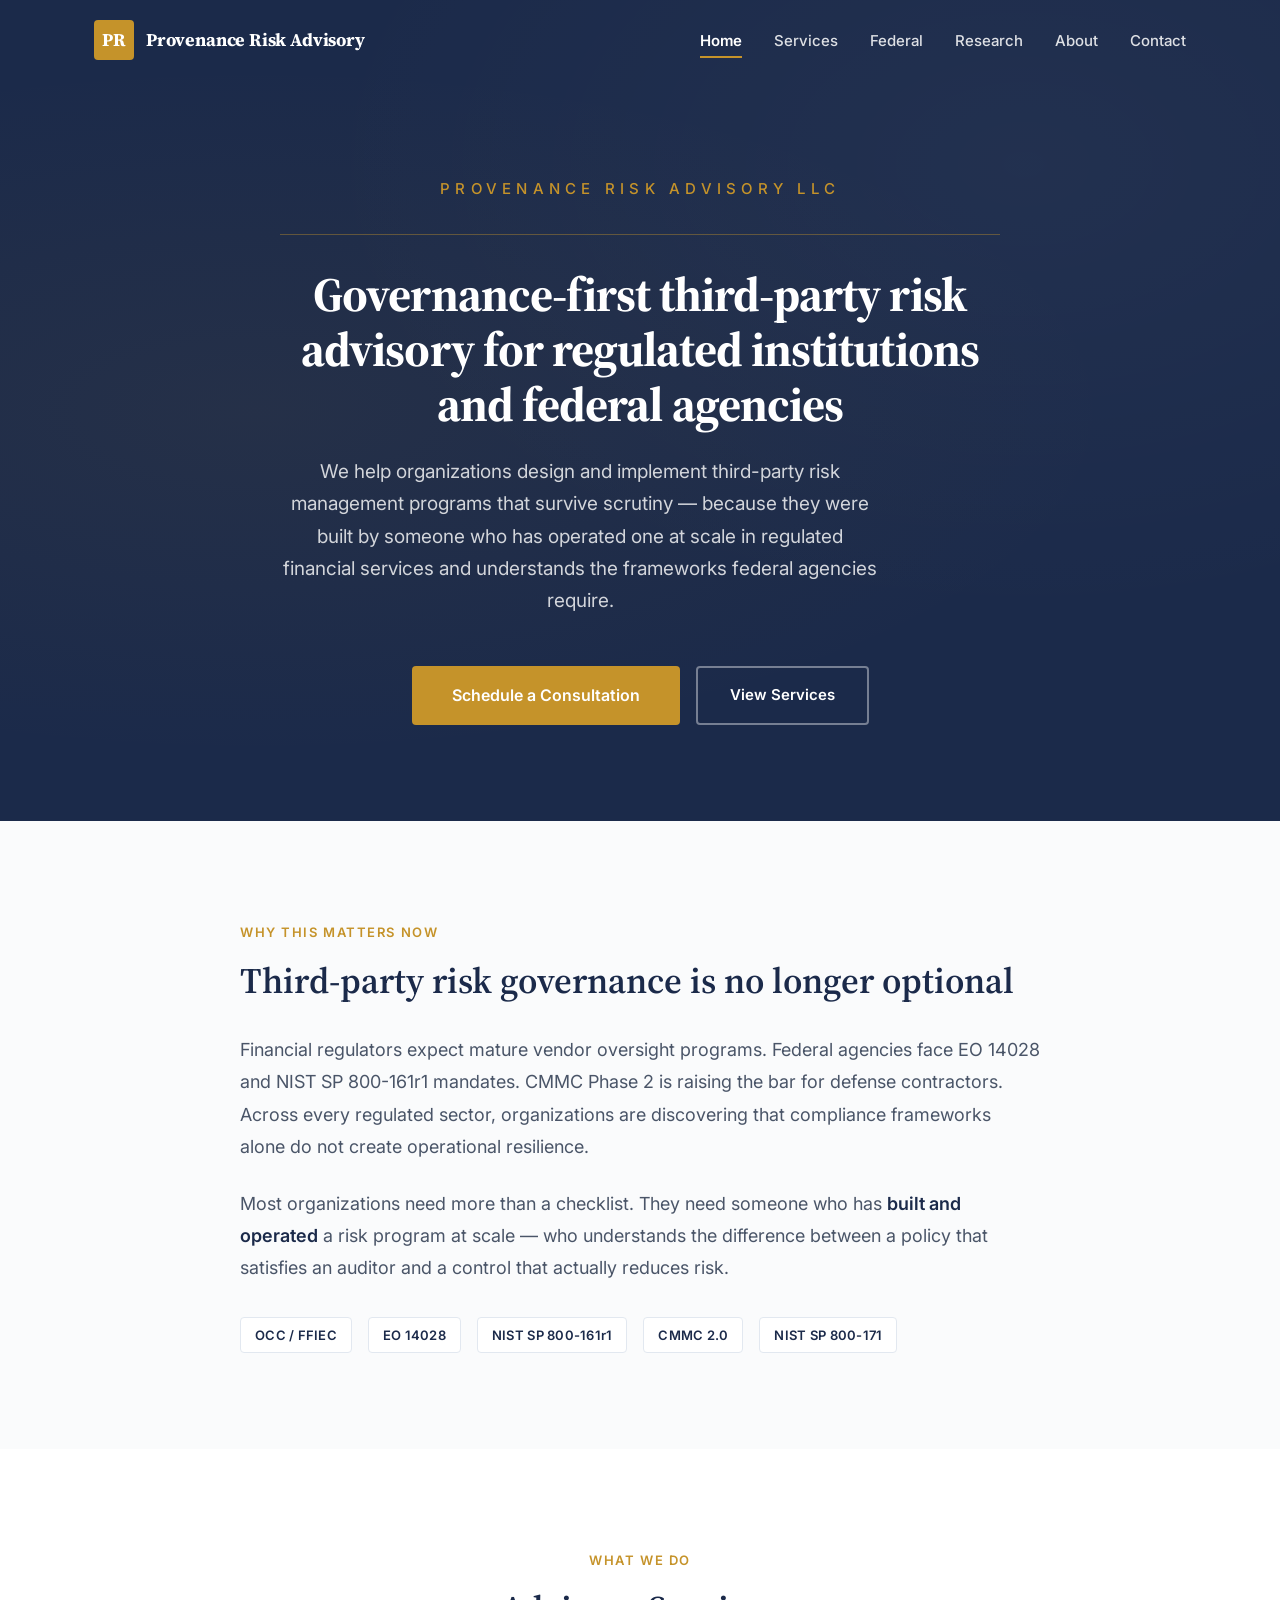
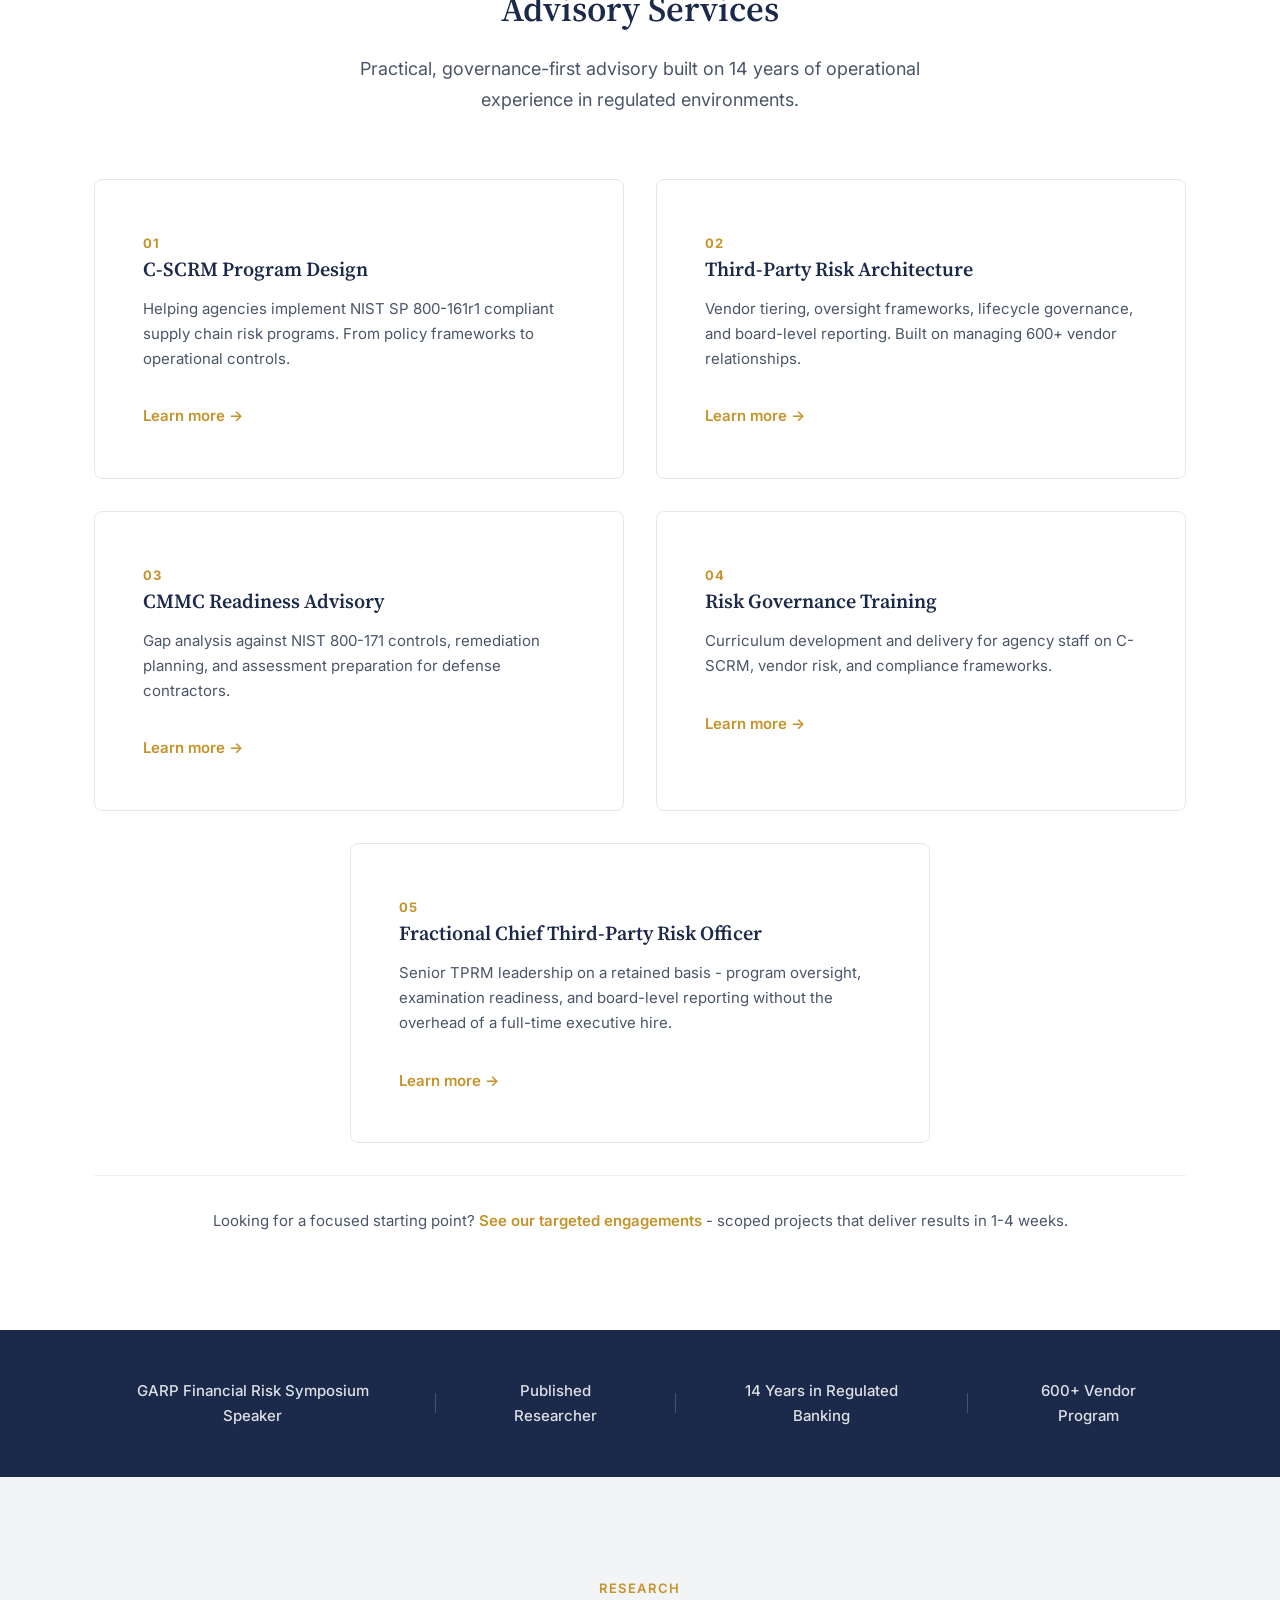
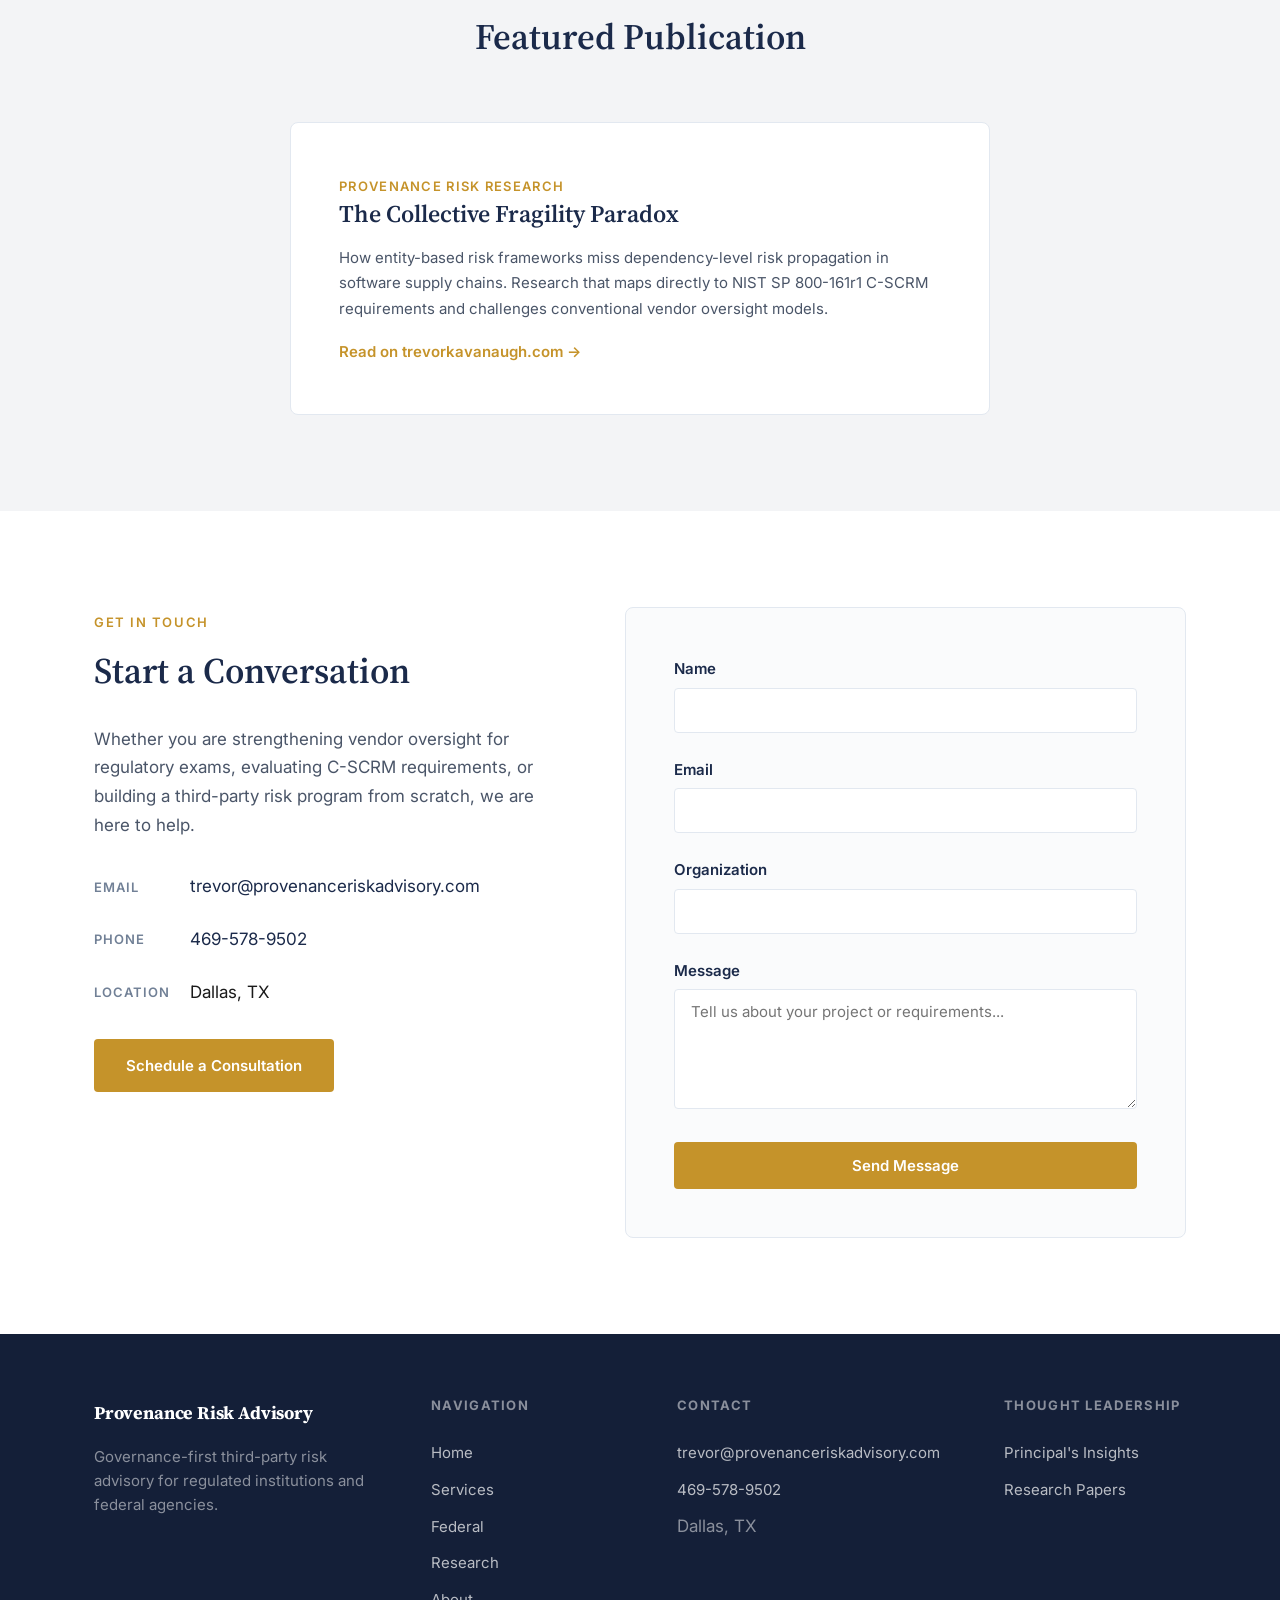
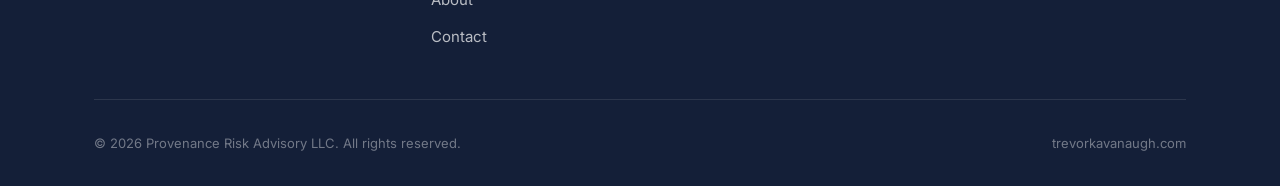
<file: index.html>
<!DOCTYPE html>
<html lang="en">
<head>
    <meta charset="UTF-8">
    <meta name="viewport" content="width=device-width, initial-scale=1.0">
    <meta name="description" content="Provenance Risk Advisory LLC provides governance-first third-party risk advisory for regulated institutions and federal agencies. TPRM program design, C-SCRM, CMMC readiness, and vendor risk governance.">
    <meta name="keywords" content="C-SCRM, TPRM, third-party risk management, NIST 800-161, CMMC, federal consulting, supply chain risk">
    <title>Provenance Risk Advisory | Governance-First Third-Party Risk Advisory</title>

    <!-- Open Graph -->
    <meta property="og:title" content="Provenance Risk Advisory | Governance-First Third-Party Risk Advisory">
    <meta property="og:description" content="Governance-first third-party risk advisory for regulated institutions and federal agencies. Built on 14 years of operational experience.">
    <meta property="og:type" content="website">
    <meta property="og:url" content="https://provenanceriskadvisory.com/">
    <meta property="og:site_name" content="Provenance Risk Advisory LLC">

    <!-- Fonts -->
    <link rel="preconnect" href="https://fonts.googleapis.com">
    <link rel="preconnect" href="https://fonts.gstatic.com" crossorigin>
    <link href="https://fonts.googleapis.com/css2?family=Inter:wght@400;500;600;700&family=Source+Serif+4:ital,opsz,wght@0,8..60,400;0,8..60,600;0,8..60,700;1,8..60,400&display=swap" rel="stylesheet">

    <link rel="stylesheet" href="css/styles.css">
</head>
<body>
    <!-- Skip to main content -->
    <a href="#main-content" class="skip-link">Skip to main content</a>

    <!-- Header -->
    <header class="site-header" id="header">
        <div class="header-container">
            <a href="index.html" class="logo">
                <div class="logo-mark">PR</div>
                <span class="logo-text">Provenance Risk Advisory</span>
            </a>

            <nav class="main-nav" aria-label="Main navigation">
                <ul>
                    <li><a href="index.html" class="active">Home</a></li>
                    <li><a href="services.html">Services</a></li>
                    <li><a href="federal.html">Federal</a></li>
                    <li><a href="https://provenanceriskresearch.org/research.html#paper-1" target="_blank" rel="noopener noreferrer">Research</a></li>
                    <li><a href="about.html">About</a></li>
                    <li><a href="contact.html">Contact</a></li>
                </ul>
            </nav>

            <button class="menu-toggle" aria-label="Open navigation menu" aria-expanded="false">
                <span></span>
                <span></span>
                <span></span>
            </button>
        </div>
    </header>

    <!-- Mobile Menu -->
    <div class="mobile-menu" id="mobile-menu">
        <button class="menu-close" aria-label="Close navigation menu">
            <span>&times;</span>
        </button>
        <nav aria-label="Mobile navigation">
            <ul>
                <li><a href="index.html">Home</a></li>
                <li><a href="services.html">Services</a></li>
                <li><a href="federal.html">Federal</a></li>
                <li><a href="https://provenanceriskresearch.org/research.html#paper-1" target="_blank" rel="noopener noreferrer">Research</a></li>
                <li><a href="about.html">About</a></li>
                <li><a href="contact.html">Contact</a></li>
            </ul>
            <div class="mobile-menu-contact">
                <a href="mailto:trevor@provenanceriskadvisory.com">trevor@provenanceriskadvisory.com</a>
                <a href="tel:469-578-9502">469-578-9502</a>
            </div>
        </nav>
    </div>
    <div class="mobile-menu-overlay" id="mobile-menu-overlay"></div>

    <!-- Main Content -->
    <main id="main-content">

        <!-- Hero -->
        <section class="hero">
            <div class="container">
                <div class="hero-content">
                    <span class="hero-tagline">Provenance Risk Advisory LLC</span>
                    <h1>Governance-first third-party risk advisory for regulated institutions and federal agencies</h1>
                    <p class="hero-description">We help organizations design and implement third-party risk management programs that survive scrutiny — because they were built by someone who has operated one at scale in regulated financial services and understands the frameworks federal agencies require.</p>
                    <div class="hero-cta">
                        <a href="contact.html" class="btn btn-cta" aria-label="Schedule a consultation with Provenance Risk Advisory">Schedule a Consultation</a>
                        <a href="services.html" class="btn btn-outline-light" aria-label="View our advisory services">View Services</a>
                    </div>
                </div>
            </div>
        </section>

        <!-- Problem Statement -->
        <section class="problem-section">
            <div class="container">
                <div class="problem-content">
                    <span class="section-label">Why This Matters Now</span>
                    <h2>Third-party risk governance is no longer optional</h2>
                    <p>Financial regulators expect mature vendor oversight programs. Federal agencies face EO 14028 and NIST SP 800-161r1 mandates. CMMC Phase 2 is raising the bar for defense contractors. Across every regulated sector, organizations are discovering that compliance frameworks alone do not create operational resilience.</p>
                    <p>Most organizations need more than a checklist. They need someone who has <strong>built and operated</strong> a risk program at scale — who understands the difference between a policy that satisfies an auditor and a control that actually reduces risk.</p>
                    <div class="framework-refs">
                        <span class="framework-ref">OCC / FFIEC</span>
                        <span class="framework-ref">EO 14028</span>
                        <span class="framework-ref">NIST SP 800-161r1</span>
                        <span class="framework-ref">CMMC 2.0</span>
                        <span class="framework-ref">NIST SP 800-171</span>
                    </div>
                </div>
            </div>
        </section>

        <!-- Services Overview -->
        <section class="section">
            <div class="container">
                <div class="section-header">
                    <span class="section-label">What We Do</span>
                    <h2>Advisory Services</h2>
                    <p>Practical, governance-first advisory built on 14 years of operational experience in regulated environments.</p>
                </div>
                <div class="services-grid">
                    <a href="services.html#cscrm" class="service-card">
                        <span class="service-card-number">01</span>
                        <h3>C-SCRM Program Design</h3>
                        <p>Helping agencies implement NIST SP 800-161r1 compliant supply chain risk programs. From policy frameworks to operational controls.</p>
                        <span class="service-card-link">Learn more &rarr;</span>
                    </a>
                    <a href="services.html#tprm" class="service-card">
                        <span class="service-card-number">02</span>
                        <h3>Third-Party Risk Architecture</h3>
                        <p>Vendor tiering, oversight frameworks, lifecycle governance, and board-level reporting. Built on managing 600+ vendor relationships.</p>
                        <span class="service-card-link">Learn more &rarr;</span>
                    </a>
                    <a href="services.html#cmmc" class="service-card">
                        <span class="service-card-number">03</span>
                        <h3>CMMC Readiness Advisory</h3>
                        <p>Gap analysis against NIST 800-171 controls, remediation planning, and assessment preparation for defense contractors.</p>
                        <span class="service-card-link">Learn more &rarr;</span>
                    </a>
                    <a href="services.html#training" class="service-card">
                        <span class="service-card-number">04</span>
                        <h3>Risk Governance Training</h3>
                        <p>Curriculum development and delivery for agency staff on C-SCRM, vendor risk, and compliance frameworks.</p>
                        <span class="service-card-link">Learn more &rarr;</span>
                    </a>
                    <a href="services.html#ctro" class="service-card service-card--featured">
                        <span class="service-card-number">05</span>
                        <h3>Fractional Chief Third-Party Risk Officer</h3>
                        <p>Senior TPRM leadership on a retained basis - program oversight, examination readiness, and board-level reporting without the overhead of a full-time executive hire.</p>
                        <span class="service-card-link">Learn more &rarr;</span>
                    </a>
                </div>
                <div class="services-entry-point">
                    <p>Looking for a focused starting point? <a href="services.html#quick-wins">See our targeted engagements</a> - scoped projects that deliver results in 1-4 weeks.</p>
                </div>
            </div>
        </section>

        <!-- Credentials Bar -->
        <section class="credentials-bar" aria-label="Credentials">
            <div class="container">
                <ul class="credentials-list" role="list">
                    <li class="credential-item">GARP Financial Risk Symposium Speaker</li>
                    <li class="credential-item">Published Researcher</li>
                    <li class="credential-item">14 Years in Regulated Banking</li>
                    <li class="credential-item">600+ Vendor Program</li>
                </ul>
            </div>
        </section>

        <!-- Featured Research -->
        <section class="section section--grey">
            <div class="container">
                <div class="section-header">
                    <span class="section-label">Research</span>
                    <h2>Featured Publication</h2>
                </div>
                <a href="https://provenanceriskresearch.org/research.html#paper-1" target="_blank" rel="noopener noreferrer" class="research-card">
                    <span class="research-card-label">Provenance Risk Research</span>
                    <h3>The Collective Fragility Paradox</h3>
                    <p>How entity-based risk frameworks miss dependency-level risk propagation in software supply chains. Research that maps directly to NIST SP 800-161r1 C-SCRM requirements and challenges conventional vendor oversight models.</p>
                    <span class="research-card-link">Read on trevorkavanaugh.com &rarr;</span>
                </a>
            </div>
        </section>

        <!-- Contact Section -->
        <section class="contact-section" id="contact">
            <div class="container">
                <div class="contact-grid">
                    <div class="contact-info-block">
                        <span class="section-label">Get in Touch</span>
                        <h2>Start a Conversation</h2>
                        <p>Whether you are strengthening vendor oversight for regulatory exams, evaluating C-SCRM requirements, or building a third-party risk program from scratch, we are here to help.</p>
                        <div class="contact-details">
                            <div class="contact-detail">
                                <span class="contact-detail-label">Email</span>
                                <span class="contact-detail-value"><a href="mailto:trevor@provenanceriskadvisory.com">trevor@provenanceriskadvisory.com</a></span>
                            </div>
                            <div class="contact-detail">
                                <span class="contact-detail-label">Phone</span>
                                <span class="contact-detail-value"><a href="tel:469-578-9502">469-578-9502</a></span>
                            </div>
                            <div class="contact-detail">
                                <span class="contact-detail-label">Location</span>
                                <span class="contact-detail-value">Dallas, TX</span>
                            </div>
                        </div>
                        <a href="contact.html" class="btn btn-primary">Schedule a Consultation</a>
                    </div>
                    <form id="contact-form" class="contact-form" action="#" method="POST">
                        <div class="form-group">
                            <label for="contact-name">Name</label>
                            <input type="text" id="contact-name" name="name" required autocomplete="name">
                        </div>
                        <div class="form-group">
                            <label for="contact-email">Email</label>
                            <input type="email" id="contact-email" name="email" required autocomplete="email">
                        </div>
                        <div class="form-group">
                            <label for="contact-org">Organization</label>
                            <input type="text" id="contact-org" name="organization" autocomplete="organization">
                        </div>
                        <div class="form-group">
                            <label for="contact-message">Message</label>
                            <textarea id="contact-message" name="message" required placeholder="Tell us about your project or requirements..."></textarea>
                        </div>
                        <button type="submit" class="btn btn-primary form-submit">Send Message</button>
                    </form>
                </div>
            </div>
        </section>

    </main>

    <!-- Footer -->
    <footer class="site-footer">
        <div class="footer-container">
            <div class="footer-top">
                <div class="footer-brand">
                    <span class="logo-text" style="font-family: var(--font-heading);">Provenance Risk Advisory</span>
                    <p>Governance-first third-party risk advisory for regulated institutions and federal agencies.</p>
                </div>
                <div class="footer-col">
                    <h4>Navigation</h4>
                    <nav aria-label="Footer navigation">
                        <ul>
                            <li><a href="index.html">Home</a></li>
                            <li><a href="services.html">Services</a></li>
                            <li><a href="federal.html">Federal</a></li>
                            <li><a href="https://provenanceriskresearch.org/research.html#paper-1" target="_blank" rel="noopener noreferrer">Research</a></li>
                            <li><a href="about.html">About</a></li>
                            <li><a href="contact.html">Contact</a></li>
                        </ul>
                    </nav>
                </div>
                <div class="footer-col">
                    <h4>Contact</h4>
                    <ul>
                        <li><a href="mailto:trevor@provenanceriskadvisory.com">trevor@provenanceriskadvisory.com</a></li>
                        <li><a href="tel:469-578-9502">469-578-9502</a></li>
                        <li><span style="color: rgba(255,255,255,0.5);">Dallas, TX</span></li>
                    </ul>
                </div>
                <div class="footer-col">
                    <h4>Thought Leadership</h4>
                    <ul>
                        <li><a href="https://trevorkavanaugh.com" target="_blank" rel="noopener noreferrer">Principal's Insights</a></li>
                        <li><a href="https://provenanceriskresearch.org/research.html#paper-1" target="_blank" rel="noopener noreferrer">Research Papers</a></li>
                    </ul>
                </div>
            </div>
            <div class="footer-bottom">
                <p>&copy; 2026 Provenance Risk Advisory LLC. All rights reserved.</p>
                <a href="https://trevorkavanaugh.com" target="_blank" rel="noopener noreferrer">trevorkavanaugh.com</a>
            </div>
        </div>
    </footer>

    <script src="js/main.js"></script>
    <script src="js/analytics.js" defer></script>
</body>
</html>
</file>
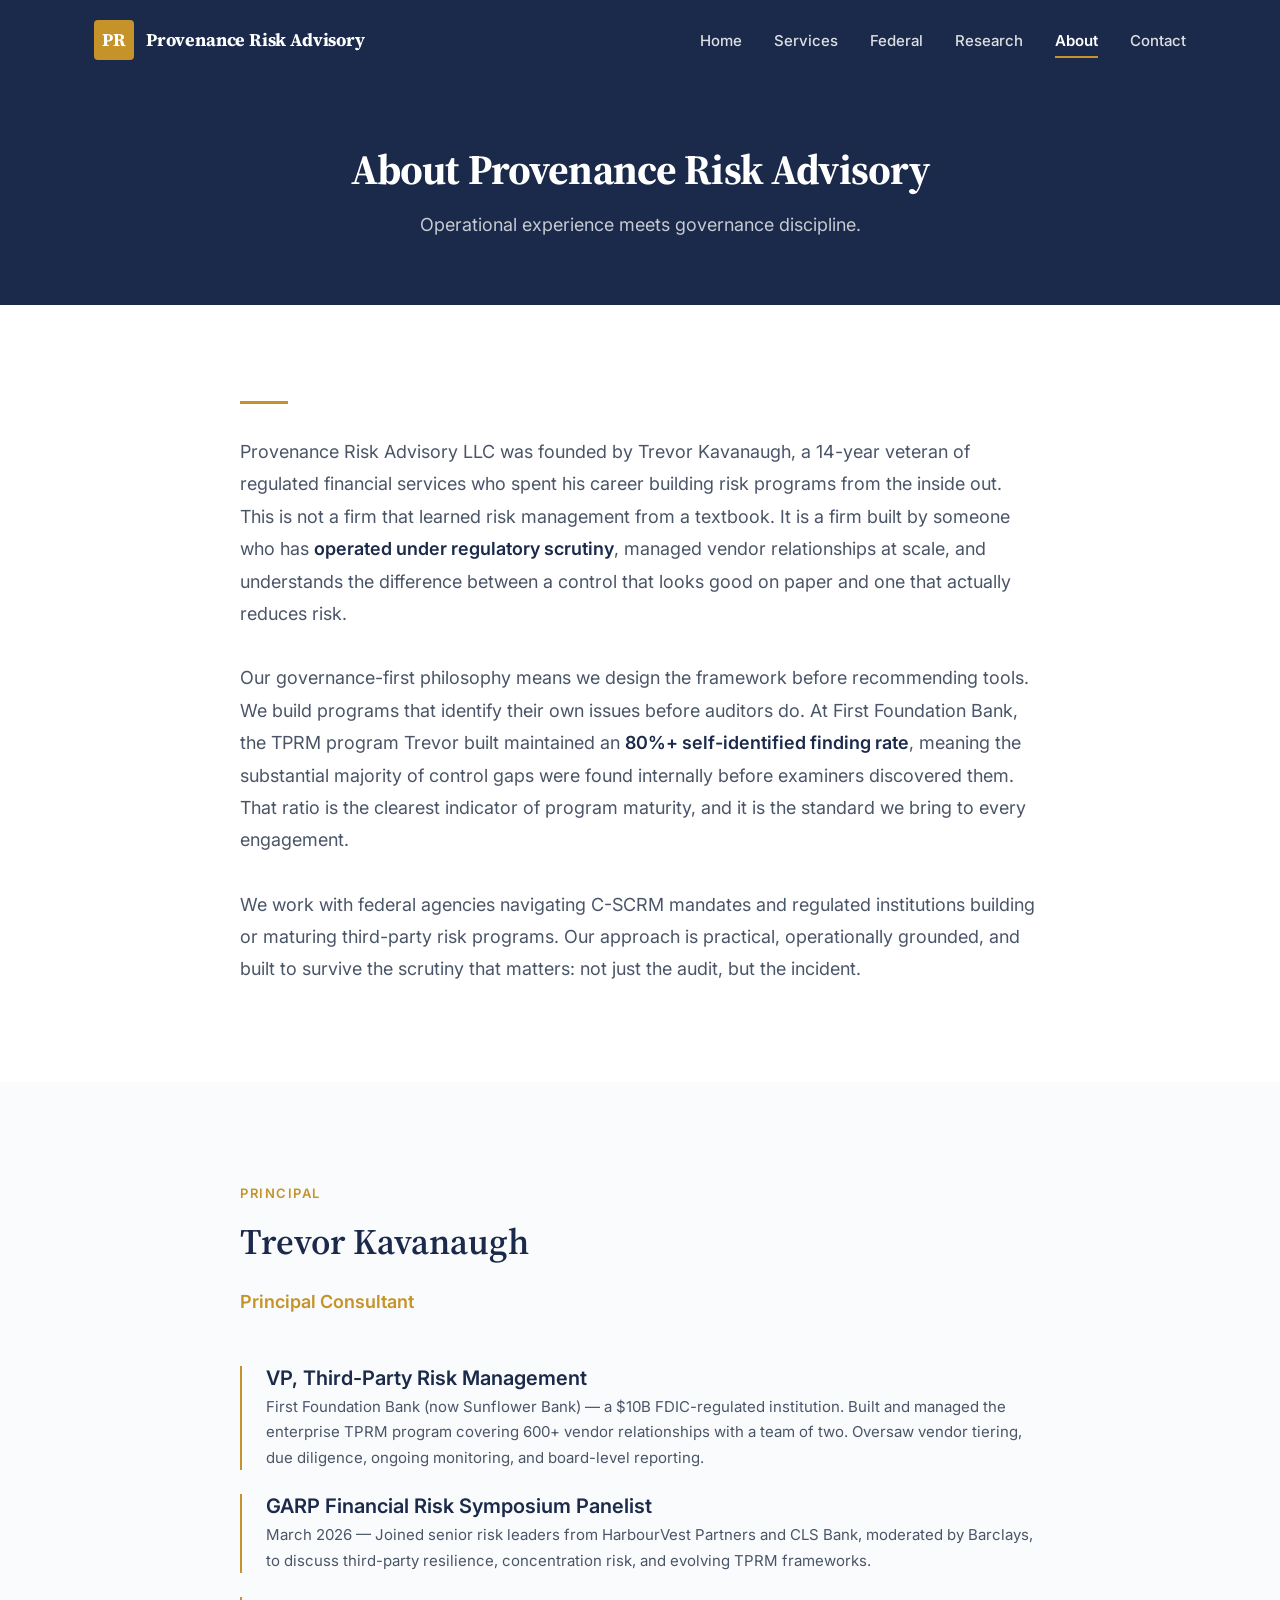
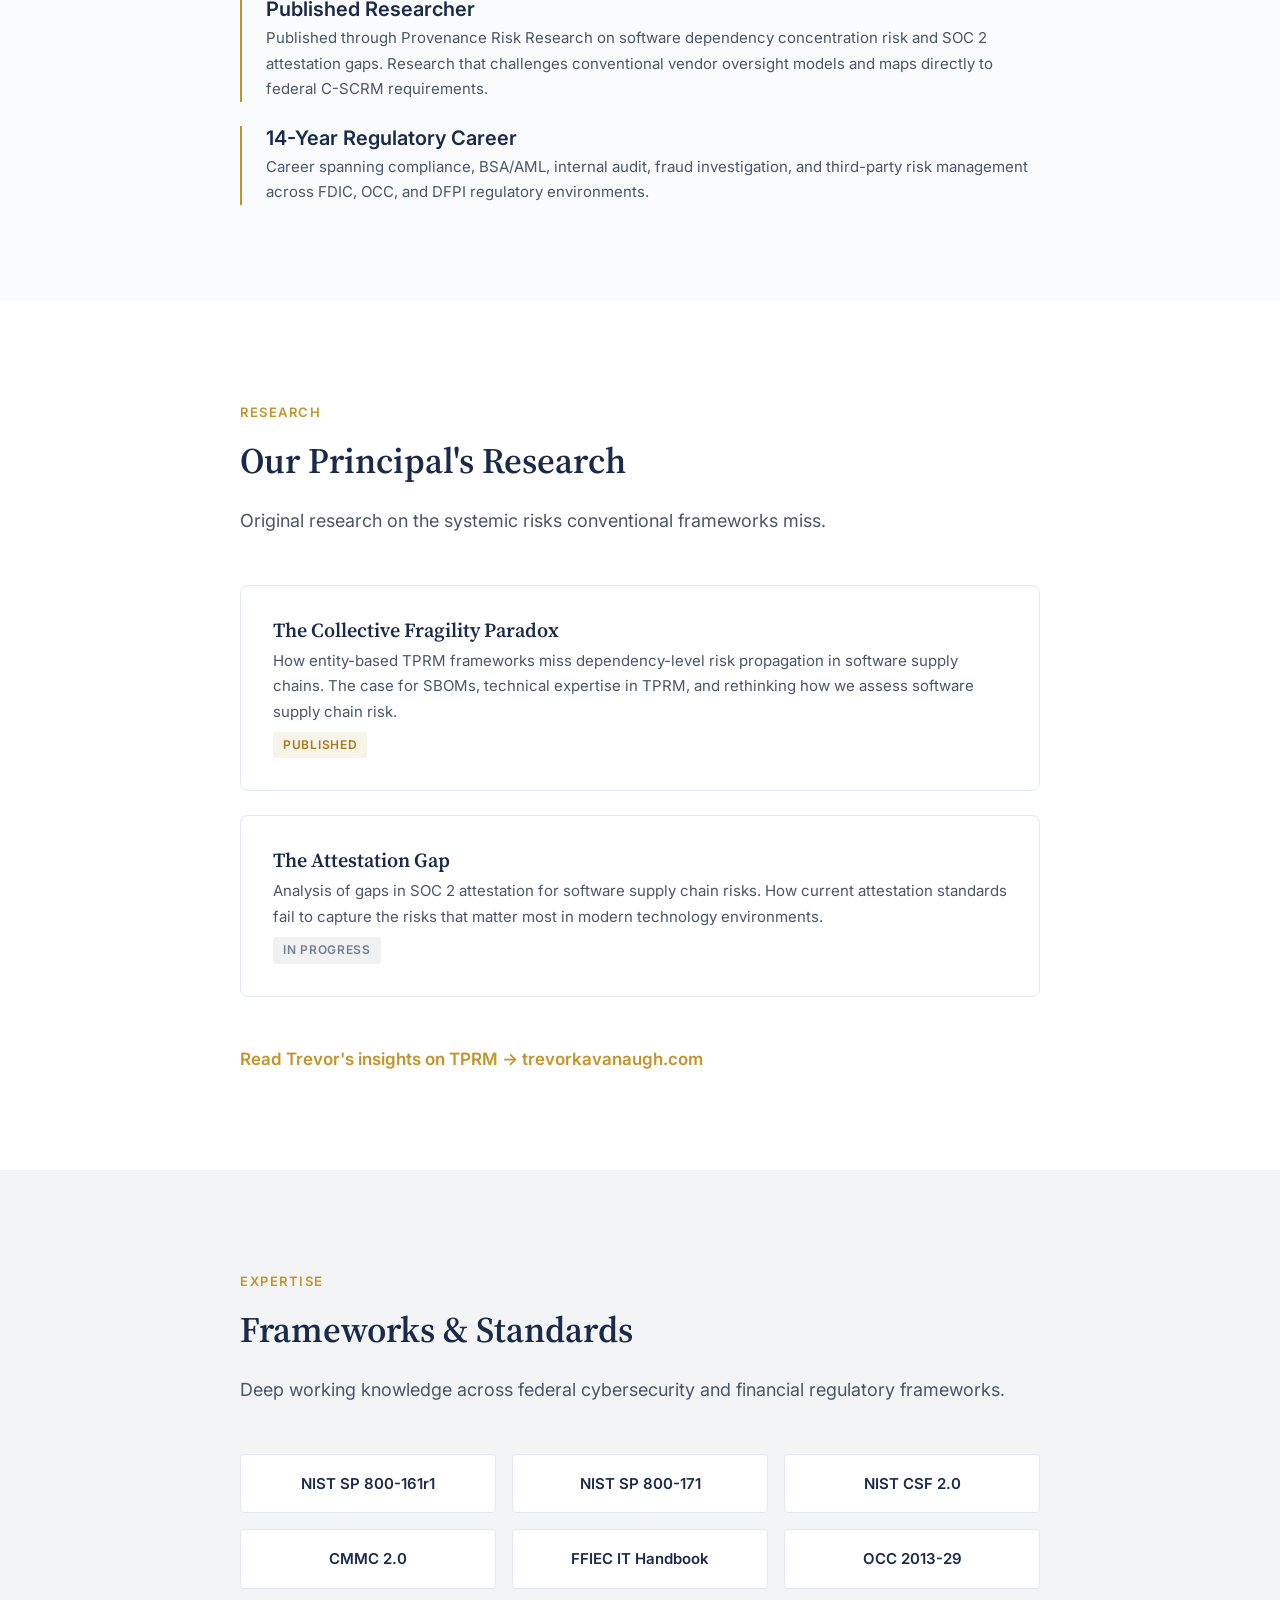
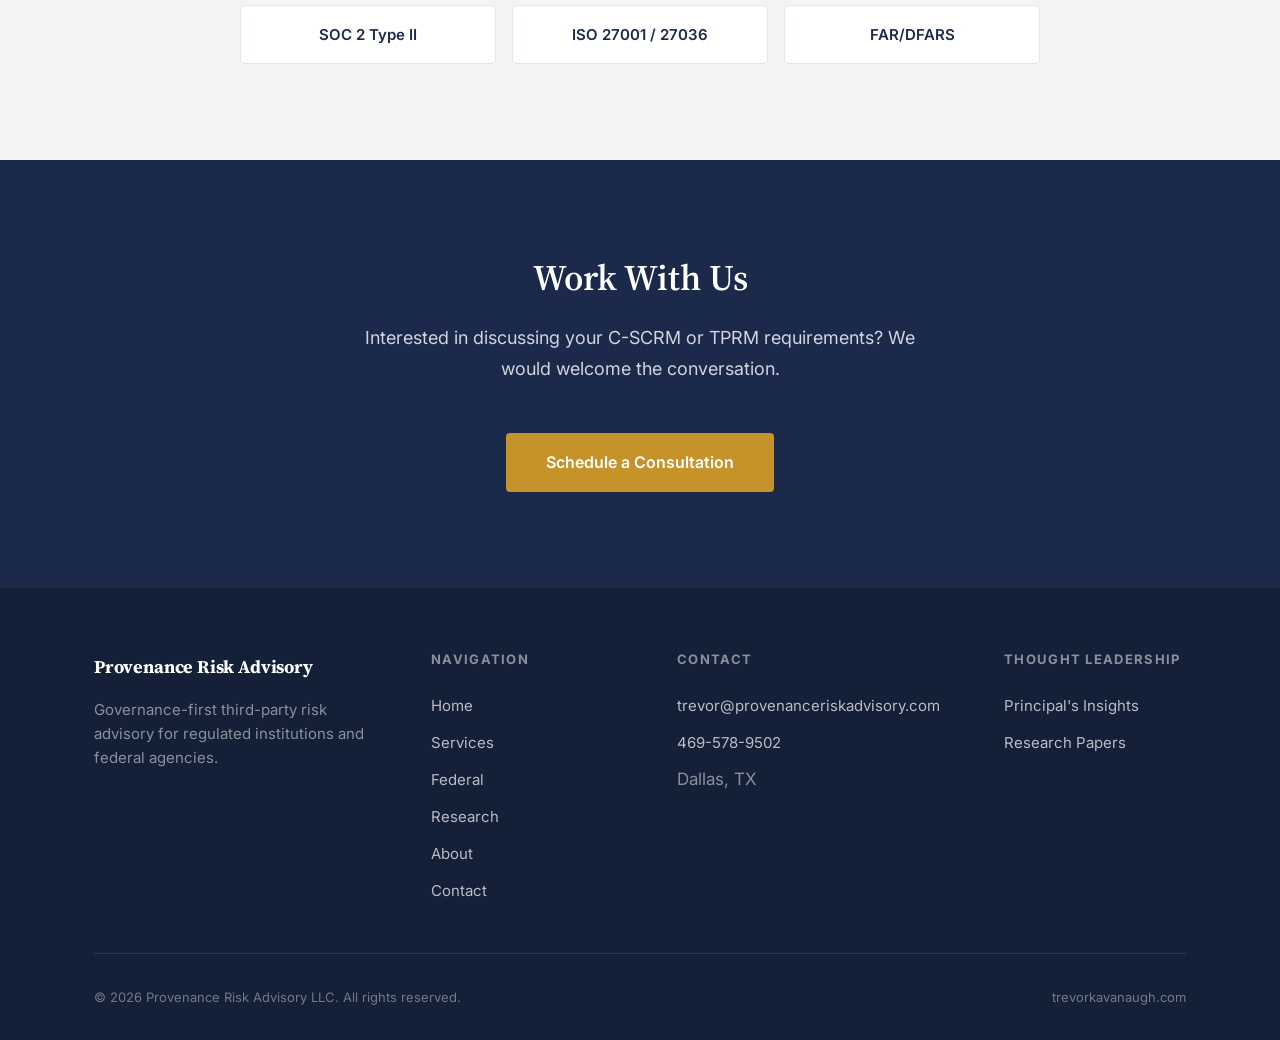
<file: about.html>
<!DOCTYPE html>
<html lang="en">
<head>
    <meta charset="UTF-8">
    <meta name="viewport" content="width=device-width, initial-scale=1.0">
    <meta name="description" content="About Provenance Risk Advisory LLC. Founded by Trevor Kavanaugh, a 14-year veteran of regulated financial services who built and managed a TPRM program covering 600+ vendors.">
    <title>About | Provenance Risk Advisory</title>

    <!-- Open Graph -->
    <meta property="og:title" content="About | Provenance Risk Advisory">
    <meta property="og:description" content="Founded by Trevor Kavanaugh, a 14-year veteran of regulated financial services with deep expertise in third-party risk management and C-SCRM.">
    <meta property="og:type" content="website">
    <meta property="og:url" content="https://provenanceriskadvisory.com/about.html">

    <!-- Fonts -->
    <link rel="preconnect" href="https://fonts.googleapis.com">
    <link rel="preconnect" href="https://fonts.gstatic.com" crossorigin>
    <link href="https://fonts.googleapis.com/css2?family=Inter:wght@400;500;600;700&family=Source+Serif+4:ital,opsz,wght@0,8..60,400;0,8..60,600;0,8..60,700;1,8..60,400&display=swap" rel="stylesheet">

    <link rel="stylesheet" href="css/styles.css">
</head>
<body>
    <a href="#main-content" class="skip-link">Skip to main content</a>

    <!-- Header -->
    <header class="site-header" id="header">
        <div class="header-container">
            <a href="index.html" class="logo">
                <div class="logo-mark">PR</div>
                <span class="logo-text">Provenance Risk Advisory</span>
            </a>
            <nav class="main-nav" aria-label="Main navigation">
                <ul>
                    <li><a href="index.html">Home</a></li>
                    <li><a href="services.html">Services</a></li>
                    <li><a href="federal.html">Federal</a></li>
                    <li><a href="https://provenanceriskresearch.org/research.html#paper-1" target="_blank" rel="noopener noreferrer">Research</a></li>
                    <li><a href="about.html" class="active">About</a></li>
                    <li><a href="contact.html">Contact</a></li>
                </ul>
            </nav>
            <button class="menu-toggle" aria-label="Open navigation menu" aria-expanded="false">
                <span></span>
                <span></span>
                <span></span>
            </button>
        </div>
    </header>

    <!-- Mobile Menu -->
    <div class="mobile-menu" id="mobile-menu">
        <button class="menu-close" aria-label="Close navigation menu"><span>&times;</span></button>
        <nav aria-label="Mobile navigation">
            <ul>
                <li><a href="index.html">Home</a></li>
                <li><a href="services.html">Services</a></li>
                <li><a href="federal.html">Federal</a></li>
                <li><a href="https://provenanceriskresearch.org/research.html#paper-1" target="_blank" rel="noopener noreferrer">Research</a></li>
                <li><a href="about.html">About</a></li>
                <li><a href="contact.html">Contact</a></li>
            </ul>
            <div class="mobile-menu-contact">
                <a href="mailto:trevor@provenanceriskadvisory.com">trevor@provenanceriskadvisory.com</a>
                <a href="tel:469-578-9502">469-578-9502</a>
            </div>
        </nav>
    </div>
    <div class="mobile-menu-overlay" id="mobile-menu-overlay"></div>

    <main id="main-content">

        <!-- Page Header -->
        <section class="page-header">
            <div class="container">
                <h1>About Provenance Risk Advisory</h1>
                <p>Operational experience meets governance discipline.</p>
            </div>
        </section>

        <!-- Company Overview -->
        <section class="about-section">
            <div class="container">
                <div class="about-content">
                    <div class="gold-line"></div>
                    <p>Provenance Risk Advisory LLC was founded by Trevor Kavanaugh, a 14-year veteran of regulated financial services who spent his career building risk programs from the inside out. This is not a firm that learned risk management from a textbook. It is a firm built by someone who has <strong>operated under regulatory scrutiny</strong>, managed vendor relationships at scale, and understands the difference between a control that looks good on paper and one that actually reduces risk.</p>

                    <p>Our governance-first philosophy means we design the framework before recommending tools. We build programs that identify their own issues before auditors do. At First Foundation Bank, the TPRM program Trevor built maintained an <strong>80%+ self-identified finding rate</strong>, meaning the substantial majority of control gaps were found internally before examiners discovered them. That ratio is the clearest indicator of program maturity, and it is the standard we bring to every engagement.</p>

                    <p>We work with federal agencies navigating C-SCRM mandates and regulated institutions building or maturing third-party risk programs. Our approach is practical, operationally grounded, and built to survive the scrutiny that matters: not just the audit, but the incident.</p>
                </div>
            </div>
        </section>

        <!-- Principal Bio -->
        <section class="bio-section">
            <div class="container">
                <div class="bio-content">
                    <div class="bio-header">
                        <span class="section-label">Principal</span>
                        <h2>Trevor Kavanaugh</h2>
                        <p class="bio-title">Principal Consultant</p>
                    </div>

                    <div class="credential-list">
                        <div class="credential-entry">
                            <h4>VP, Third-Party Risk Management</h4>
                            <p>First Foundation Bank (now Sunflower Bank) — a $10B FDIC-regulated institution. Built and managed the enterprise TPRM program covering 600+ vendor relationships with a team of two. Oversaw vendor tiering, due diligence, ongoing monitoring, and board-level reporting.</p>
                        </div>
                        <div class="credential-entry">
                            <h4>GARP Financial Risk Symposium Panelist</h4>
                            <p>March 2026 — Joined senior risk leaders from HarbourVest Partners and CLS Bank, moderated by Barclays, to discuss third-party resilience, concentration risk, and evolving TPRM frameworks.</p>
                        </div>
                        <div class="credential-entry">
                            <h4>Published Researcher</h4>
                            <p>Published through Provenance Risk Research on software dependency concentration risk and SOC 2 attestation gaps. Research that challenges conventional vendor oversight models and maps directly to federal C-SCRM requirements.</p>
                        </div>
                        <div class="credential-entry">
                            <h4>14-Year Regulatory Career</h4>
                            <p>Career spanning compliance, BSA/AML, internal audit, fraud investigation, and third-party risk management across FDIC, OCC, and DFPI regulatory environments.</p>
                        </div>
                    </div>
                </div>
            </div>
        </section>

        <!-- Research -->
        <section class="section">
            <div class="container">
                <div class="bio-content">
                    <span class="section-label">Research</span>
                    <h2>Our Principal's Research</h2>
                    <p style="color: var(--color-text-secondary); font-size: 18px; margin-bottom: var(--spacing-xl);">Original research on the systemic risks conventional frameworks miss.</p>

                    <div class="research-links">
                        <a href="https://provenanceriskresearch.org/research.html#paper-1" target="_blank" rel="noopener noreferrer" class="research-link-card">
                            <h4>The Collective Fragility Paradox</h4>
                            <p>How entity-based TPRM frameworks miss dependency-level risk propagation in software supply chains. The case for SBOMs, technical expertise in TPRM, and rethinking how we assess software supply chain risk.</p>
                            <span class="status-badge status-badge--published">Published</span>
                        </a>
                        <a href="https://trevorkavanaugh.com/insights.html" target="_blank" rel="noopener noreferrer" class="research-link-card">
                            <h4>The Attestation Gap</h4>
                            <p>Analysis of gaps in SOC 2 attestation for software supply chain risks. How current attestation standards fail to capture the risks that matter most in modern technology environments.</p>
                            <span class="status-badge status-badge--progress">In Progress</span>
                        </a>
                    </div>

                    <p style="margin-top: var(--spacing-xl);"><a href="https://trevorkavanaugh.com" target="_blank" rel="noopener noreferrer" style="font-weight: 600; color: var(--color-gold);">Read Trevor's insights on TPRM &rarr; trevorkavanaugh.com</a></p>
                </div>
            </div>
        </section>

        <!-- Frameworks Expertise -->
        <section class="section section--grey">
            <div class="container">
                <div class="bio-content">
                    <span class="section-label">Expertise</span>
                    <h2>Frameworks &amp; Standards</h2>
                    <p style="color: var(--color-text-secondary); font-size: 18px; margin-bottom: var(--spacing-xl);">Deep working knowledge across federal cybersecurity and financial regulatory frameworks.</p>

                    <div class="frameworks-grid">
                        <div class="framework-badge">NIST SP 800-161r1</div>
                        <div class="framework-badge">NIST SP 800-171</div>
                        <div class="framework-badge">NIST CSF 2.0</div>
                        <div class="framework-badge">CMMC 2.0</div>
                        <div class="framework-badge">FFIEC IT Handbook</div>
                        <div class="framework-badge">OCC 2013-29</div>
                        <div class="framework-badge">SOC 2 Type II</div>
                        <div class="framework-badge">ISO 27001 / 27036</div>
                        <div class="framework-badge">FAR/DFARS</div>
                    </div>
                </div>
            </div>
        </section>

        <!-- CTA -->
        <section class="cta-section">
            <div class="container">
                <h2>Work With Us</h2>
                <p>Interested in discussing your C-SCRM or TPRM requirements? We would welcome the conversation.</p>
                <a href="contact.html" class="btn btn-cta">Schedule a Consultation</a>
            </div>
        </section>

    </main>

    <!-- Footer -->
    <footer class="site-footer">
        <div class="footer-container">
            <div class="footer-top">
                <div class="footer-brand">
                    <span class="logo-text" style="font-family: var(--font-heading);">Provenance Risk Advisory</span>
                    <p>Governance-first third-party risk advisory for regulated institutions and federal agencies.</p>
                </div>
                <div class="footer-col">
                    <h4>Navigation</h4>
                    <nav aria-label="Footer navigation">
                        <ul>
                            <li><a href="index.html">Home</a></li>
                            <li><a href="services.html">Services</a></li>
                            <li><a href="federal.html">Federal</a></li>
                            <li><a href="https://provenanceriskresearch.org/research.html#paper-1" target="_blank" rel="noopener noreferrer">Research</a></li>
                            <li><a href="about.html">About</a></li>
                            <li><a href="contact.html">Contact</a></li>
                        </ul>
                    </nav>
                </div>
                <div class="footer-col">
                    <h4>Contact</h4>
                    <ul>
                        <li><a href="mailto:trevor@provenanceriskadvisory.com">trevor@provenanceriskadvisory.com</a></li>
                        <li><a href="tel:469-578-9502">469-578-9502</a></li>
                        <li><span style="color: rgba(255,255,255,0.5);">Dallas, TX</span></li>
                    </ul>
                </div>
                <div class="footer-col">
                    <h4>Thought Leadership</h4>
                    <ul>
                        <li><a href="https://trevorkavanaugh.com" target="_blank" rel="noopener noreferrer">Principal's Insights</a></li>
                        <li><a href="https://provenanceriskresearch.org/research.html#paper-1" target="_blank" rel="noopener noreferrer">Research Papers</a></li>
                    </ul>
                </div>
            </div>
            <div class="footer-bottom">
                <p>&copy; 2026 Provenance Risk Advisory LLC. All rights reserved.</p>
                <a href="https://trevorkavanaugh.com" target="_blank" rel="noopener noreferrer">trevorkavanaugh.com</a>
            </div>
        </div>
    </footer>

    <script src="js/main.js"></script>
    <script src="js/analytics.js" defer></script>
</body>
</html>
</file>
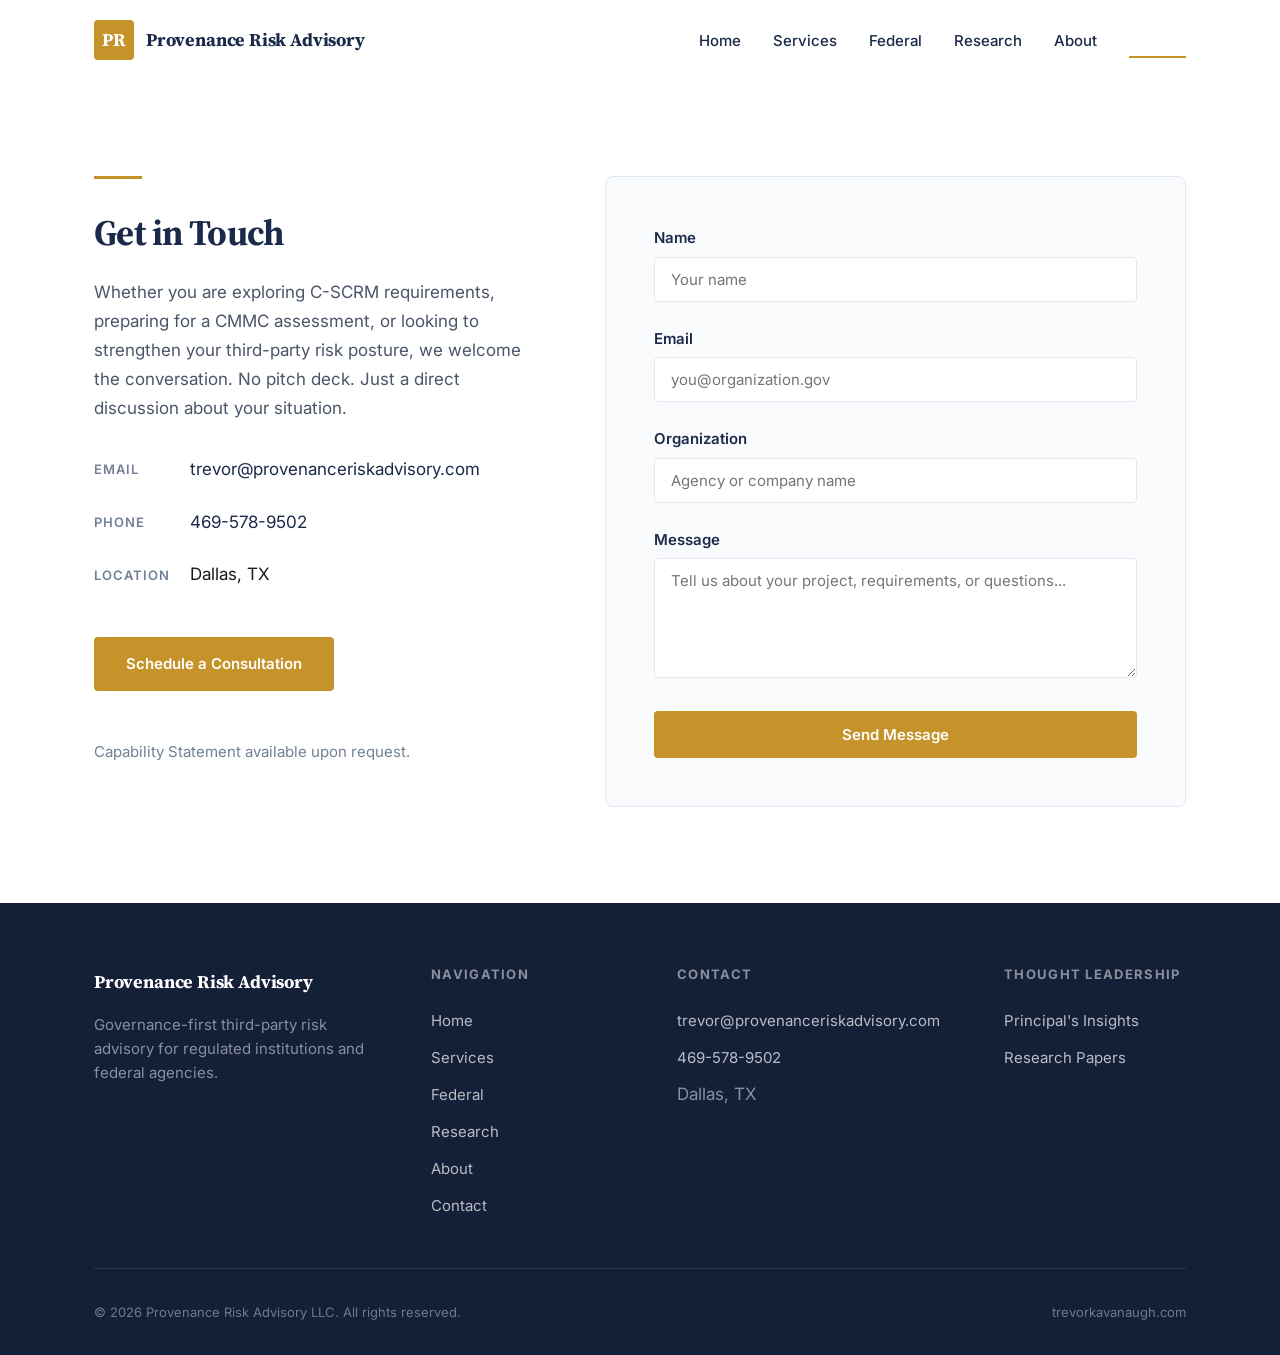
<file: contact.html>
<!DOCTYPE html>
<html lang="en">
<head>
    <meta charset="UTF-8">
    <meta name="viewport" content="width=device-width, initial-scale=1.0">
    <meta name="description" content="Contact Provenance Risk Advisory LLC. Schedule a consultation for C-SCRM, TPRM, or CMMC advisory services. Dallas, TX.">
    <title>Contact | Provenance Risk Advisory</title>

    <!-- Open Graph -->
    <meta property="og:title" content="Contact | Provenance Risk Advisory">
    <meta property="og:description" content="Schedule a consultation with Provenance Risk Advisory. C-SCRM and third-party risk advisory for federal agencies.">
    <meta property="og:type" content="website">
    <meta property="og:url" content="https://provenanceriskadvisory.com/contact.html">

    <!-- Fonts -->
    <link rel="preconnect" href="https://fonts.googleapis.com">
    <link rel="preconnect" href="https://fonts.gstatic.com" crossorigin>
    <link href="https://fonts.googleapis.com/css2?family=Inter:wght@400;500;600;700&family=Source+Serif+4:ital,opsz,wght@0,8..60,400;0,8..60,600;0,8..60,700;1,8..60,400&display=swap" rel="stylesheet">

    <link rel="stylesheet" href="css/styles.css">
</head>
<body>
    <a href="#main-content" class="skip-link">Skip to main content</a>

    <!-- Header -->
    <header class="site-header light-header" id="header">
        <div class="header-container">
            <a href="index.html" class="logo">
                <div class="logo-mark">PR</div>
                <span class="logo-text">Provenance Risk Advisory</span>
            </a>
            <nav class="main-nav" aria-label="Main navigation">
                <ul>
                    <li><a href="index.html">Home</a></li>
                    <li><a href="services.html">Services</a></li>
                    <li><a href="federal.html">Federal</a></li>
                    <li><a href="https://provenanceriskresearch.org/research.html#paper-1" target="_blank" rel="noopener noreferrer">Research</a></li>
                    <li><a href="about.html">About</a></li>
                    <li><a href="contact.html" class="active">Contact</a></li>
                </ul>
            </nav>
            <button class="menu-toggle" aria-label="Open navigation menu" aria-expanded="false">
                <span></span>
                <span></span>
                <span></span>
            </button>
        </div>
    </header>

    <!-- Mobile Menu -->
    <div class="mobile-menu" id="mobile-menu">
        <button class="menu-close" aria-label="Close navigation menu"><span>&times;</span></button>
        <nav aria-label="Mobile navigation">
            <ul>
                <li><a href="index.html">Home</a></li>
                <li><a href="services.html">Services</a></li>
                <li><a href="federal.html">Federal</a></li>
                <li><a href="https://provenanceriskresearch.org/research.html#paper-1" target="_blank" rel="noopener noreferrer">Research</a></li>
                <li><a href="about.html">About</a></li>
                <li><a href="contact.html">Contact</a></li>
            </ul>
            <div class="mobile-menu-contact">
                <a href="mailto:trevor@provenanceriskadvisory.com">trevor@provenanceriskadvisory.com</a>
                <a href="tel:469-578-9502">469-578-9502</a>
            </div>
        </nav>
    </div>
    <div class="mobile-menu-overlay" id="mobile-menu-overlay"></div>

    <main id="main-content">

        <!-- Contact Content -->
        <section class="section" style="padding-top: calc(var(--header-height) + var(--spacing-3xl));">
            <div class="container">
                <div class="contact-page-grid">

                    <!-- Left: Info -->
                    <div class="contact-info-block">
                        <div class="gold-line"></div>
                        <h1 style="font-size: var(--font-size-h2);">Get in Touch</h1>
                        <p>Whether you are exploring C-SCRM requirements, preparing for a CMMC assessment, or looking to strengthen your third-party risk posture, we welcome the conversation. No pitch deck. Just a direct discussion about your situation.</p>

                        <div class="contact-details">
                            <div class="contact-detail">
                                <span class="contact-detail-label">Email</span>
                                <span class="contact-detail-value"><a href="mailto:trevor@provenanceriskadvisory.com">trevor@provenanceriskadvisory.com</a></span>
                            </div>
                            <div class="contact-detail">
                                <span class="contact-detail-label">Phone</span>
                                <span class="contact-detail-value"><a href="tel:469-578-9502">469-578-9502</a></span>
                            </div>
                            <div class="contact-detail">
                                <span class="contact-detail-label">Location</span>
                                <span class="contact-detail-value">Dallas, TX</span>
                            </div>
                        </div>

                        <div style="margin-top: var(--spacing-xl);">
                            <a href="#calendly-placeholder" class="btn btn-primary">Schedule a Consultation</a>
                        </div>

                        <p style="margin-top: var(--spacing-xl); font-size: var(--font-size-sm); color: var(--color-text-light);">Capability Statement available upon request.</p>
                    </div>

                    <!-- Right: Form -->
                    <form id="contact-form" class="contact-form" action="#" method="POST">
                        <div class="form-group">
                            <label for="contact-name">Name <span class="sr-only">(required)</span></label>
                            <input type="text" id="contact-name" name="name" required autocomplete="name" placeholder="Your name">
                        </div>
                        <div class="form-group">
                            <label for="contact-email">Email <span class="sr-only">(required)</span></label>
                            <input type="email" id="contact-email" name="email" required autocomplete="email" placeholder="you@organization.gov">
                        </div>
                        <div class="form-group">
                            <label for="contact-org">Organization</label>
                            <input type="text" id="contact-org" name="organization" autocomplete="organization" placeholder="Agency or company name">
                        </div>
                        <div class="form-group">
                            <label for="contact-message">Message <span class="sr-only">(required)</span></label>
                            <textarea id="contact-message" name="message" required placeholder="Tell us about your project, requirements, or questions..."></textarea>
                        </div>
                        <button type="submit" class="btn btn-primary form-submit">Send Message</button>
                    </form>

                </div>
            </div>
        </section>

    </main>

    <!-- Footer -->
    <footer class="site-footer">
        <div class="footer-container">
            <div class="footer-top">
                <div class="footer-brand">
                    <span class="logo-text" style="font-family: var(--font-heading);">Provenance Risk Advisory</span>
                    <p>Governance-first third-party risk advisory for regulated institutions and federal agencies.</p>
                </div>
                <div class="footer-col">
                    <h4>Navigation</h4>
                    <nav aria-label="Footer navigation">
                        <ul>
                            <li><a href="index.html">Home</a></li>
                            <li><a href="services.html">Services</a></li>
                            <li><a href="federal.html">Federal</a></li>
                            <li><a href="https://provenanceriskresearch.org/research.html#paper-1" target="_blank" rel="noopener noreferrer">Research</a></li>
                            <li><a href="about.html">About</a></li>
                            <li><a href="contact.html">Contact</a></li>
                        </ul>
                    </nav>
                </div>
                <div class="footer-col">
                    <h4>Contact</h4>
                    <ul>
                        <li><a href="mailto:trevor@provenanceriskadvisory.com">trevor@provenanceriskadvisory.com</a></li>
                        <li><a href="tel:469-578-9502">469-578-9502</a></li>
                        <li><span style="color: rgba(255,255,255,0.5);">Dallas, TX</span></li>
                    </ul>
                </div>
                <div class="footer-col">
                    <h4>Thought Leadership</h4>
                    <ul>
                        <li><a href="https://trevorkavanaugh.com" target="_blank" rel="noopener noreferrer">Principal's Insights</a></li>
                        <li><a href="https://provenanceriskresearch.org/research.html#paper-1" target="_blank" rel="noopener noreferrer">Research Papers</a></li>
                    </ul>
                </div>
            </div>
            <div class="footer-bottom">
                <p>&copy; 2026 Provenance Risk Advisory LLC. All rights reserved.</p>
                <a href="https://trevorkavanaugh.com" target="_blank" rel="noopener noreferrer">trevorkavanaugh.com</a>
            </div>
        </div>
    </footer>

    <script src="js/main.js"></script>
    <script src="js/analytics.js" defer></script>
</body>
</html>
</file>
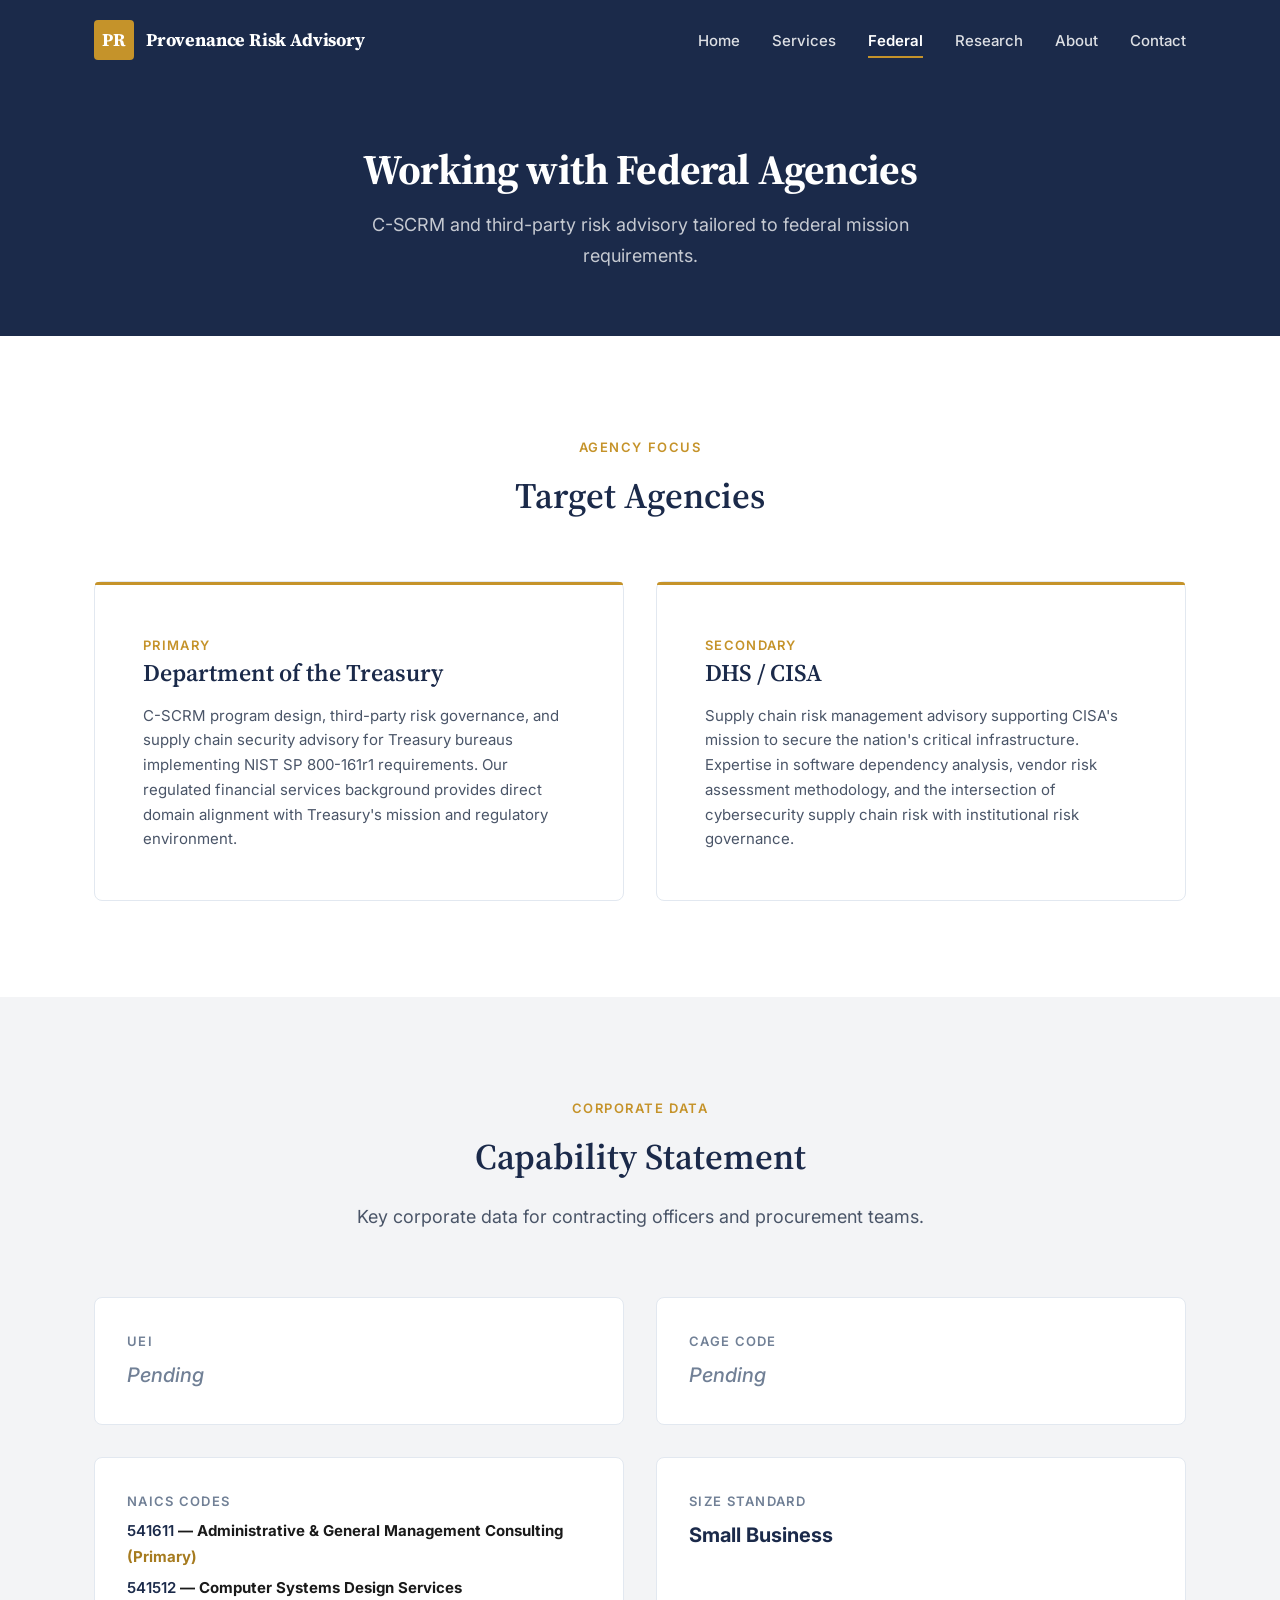
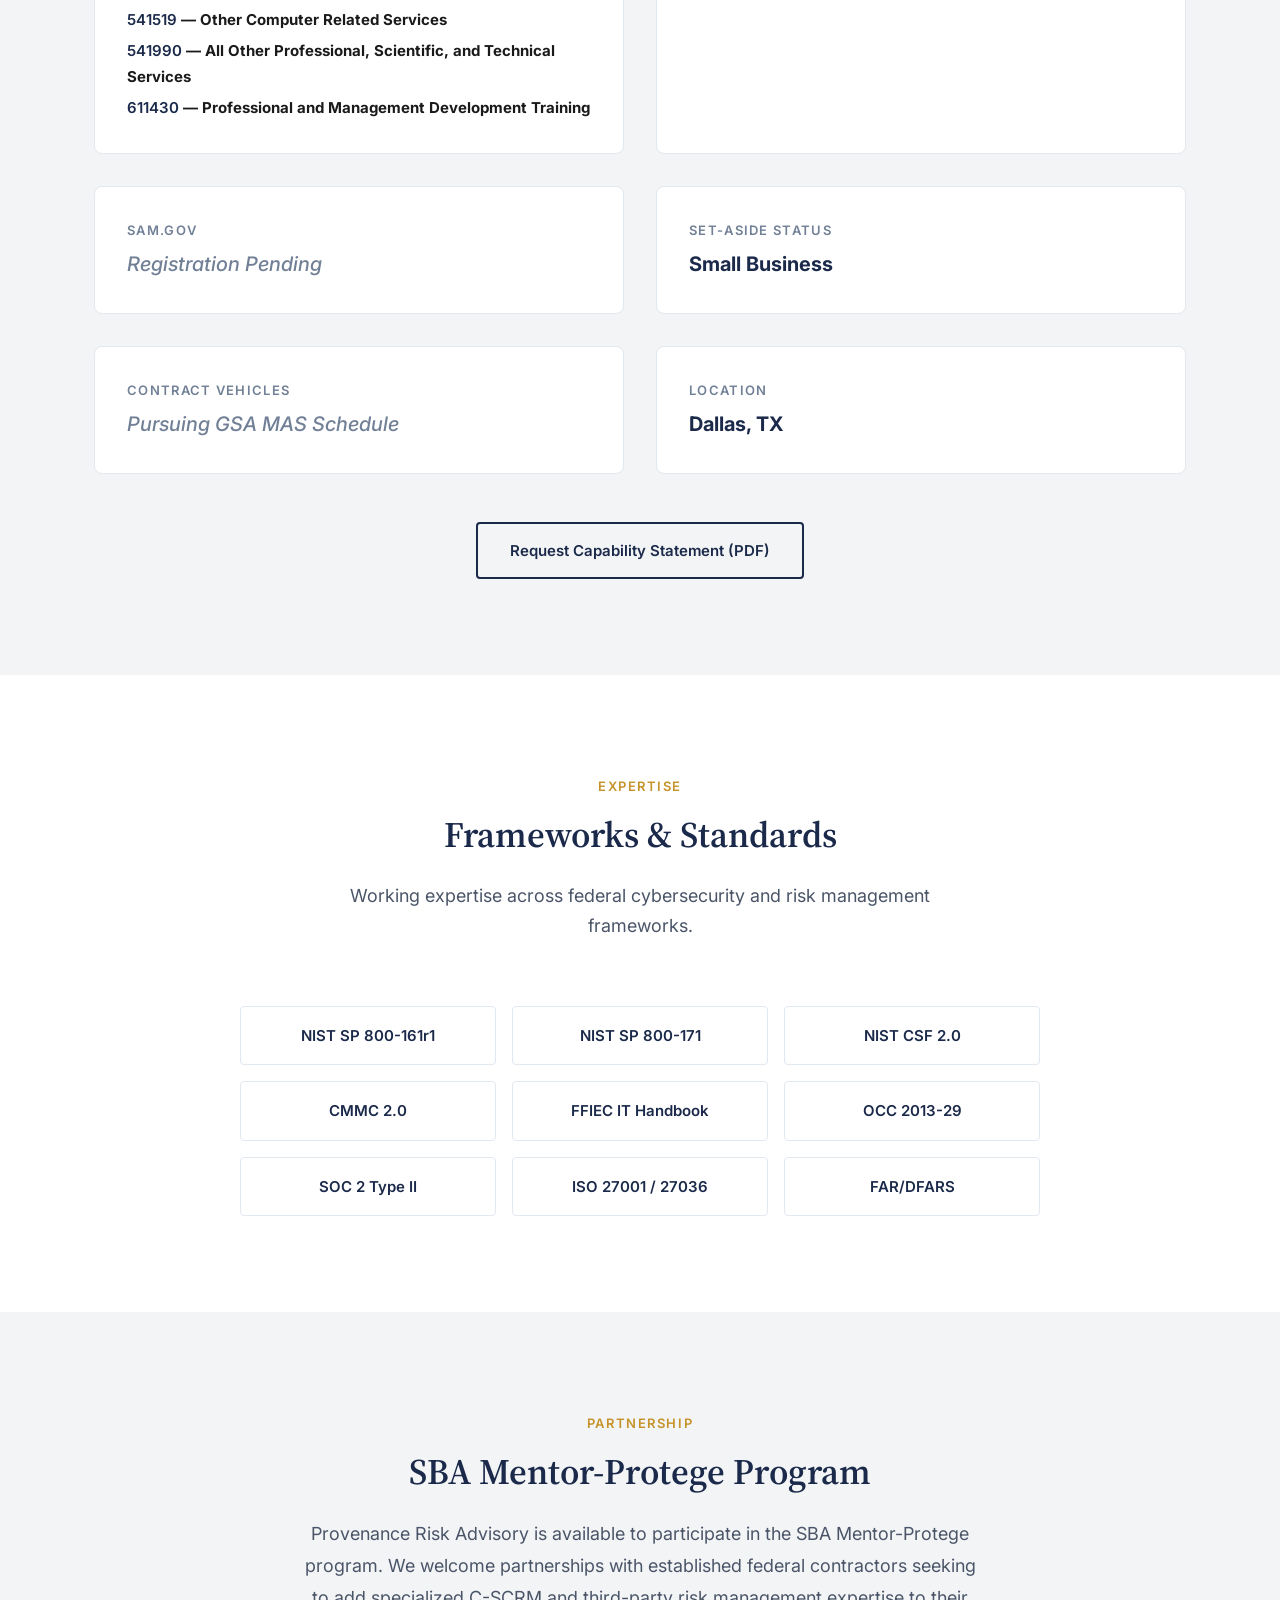
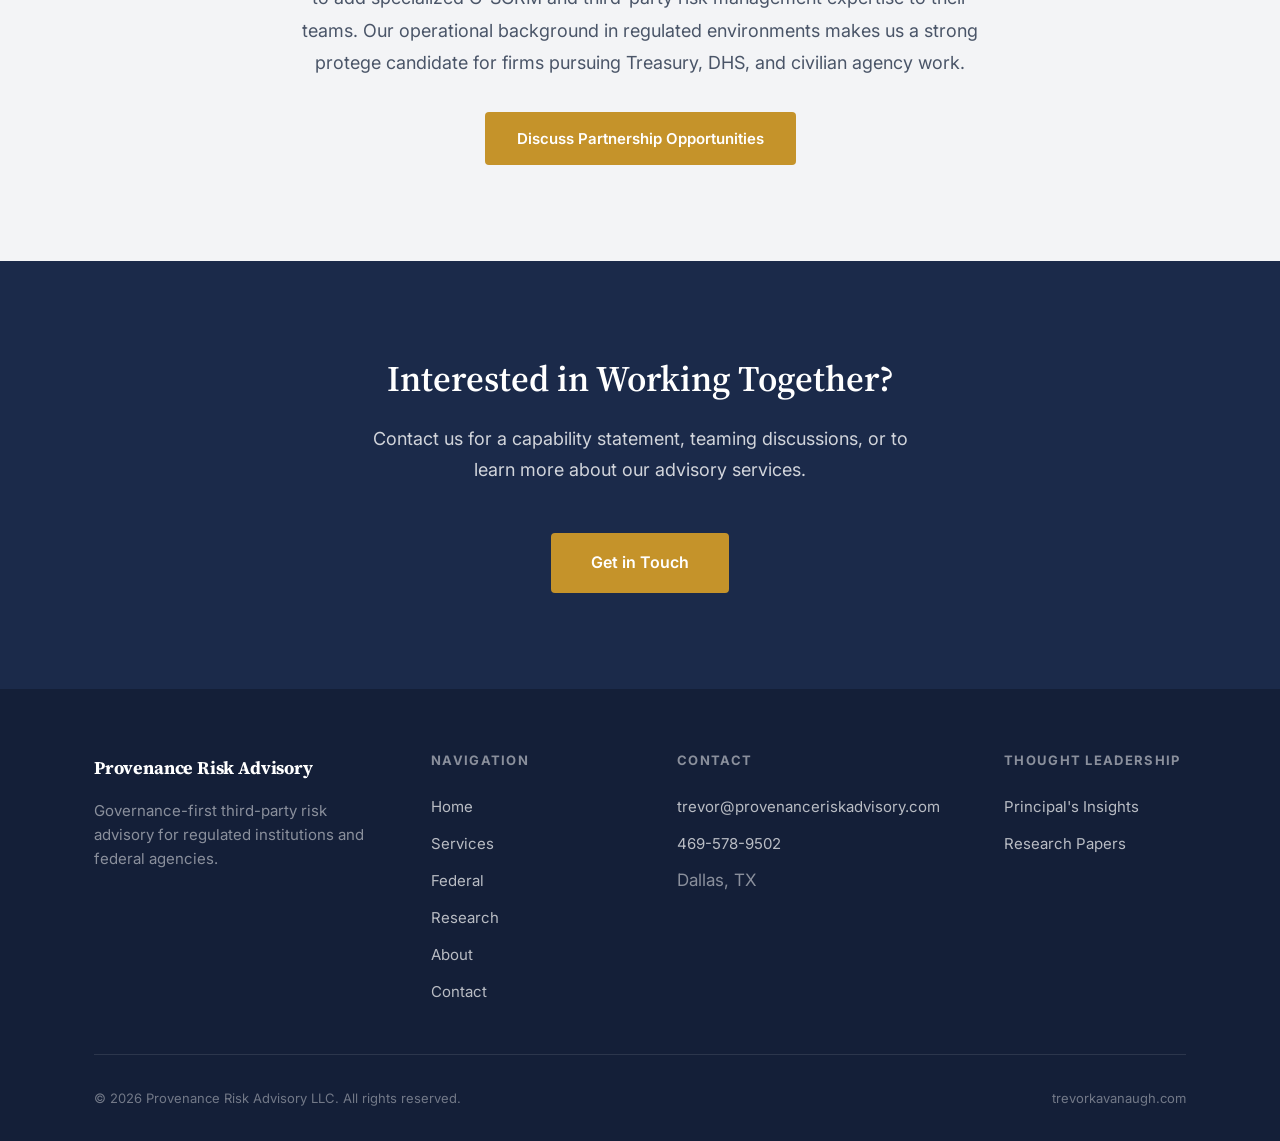
<file: federal.html>
<!DOCTYPE html>
<html lang="en">
<head>
    <meta charset="UTF-8">
    <meta name="viewport" content="width=device-width, initial-scale=1.0">
    <meta name="description" content="Provenance Risk Advisory LLC federal contracting information. NAICS 541611, small business, C-SCRM and TPRM advisory for Treasury and DHS/CISA.">
    <title>Federal Clients | Provenance Risk Advisory</title>

    <!-- Open Graph -->
    <meta property="og:title" content="Federal Clients | Provenance Risk Advisory">
    <meta property="og:description" content="Federal contracting information for Provenance Risk Advisory LLC. Small business C-SCRM and TPRM advisory services.">
    <meta property="og:type" content="website">
    <meta property="og:url" content="https://provenanceriskadvisory.com/federal.html">

    <!-- Fonts -->
    <link rel="preconnect" href="https://fonts.googleapis.com">
    <link rel="preconnect" href="https://fonts.gstatic.com" crossorigin>
    <link href="https://fonts.googleapis.com/css2?family=Inter:wght@400;500;600;700&family=Source+Serif+4:ital,opsz,wght@0,8..60,400;0,8..60,600;0,8..60,700;1,8..60,400&display=swap" rel="stylesheet">

    <link rel="stylesheet" href="css/styles.css">
</head>
<body>
    <a href="#main-content" class="skip-link">Skip to main content</a>

    <!-- Header -->
    <header class="site-header" id="header">
        <div class="header-container">
            <a href="index.html" class="logo">
                <div class="logo-mark">PR</div>
                <span class="logo-text">Provenance Risk Advisory</span>
            </a>
            <nav class="main-nav" aria-label="Main navigation">
                <ul>
                    <li><a href="index.html">Home</a></li>
                    <li><a href="services.html">Services</a></li>
                    <li><a href="federal.html" class="active">Federal</a></li>
                    <li><a href="https://provenanceriskresearch.org/research.html#paper-1" target="_blank" rel="noopener noreferrer">Research</a></li>
                    <li><a href="about.html">About</a></li>
                    <li><a href="contact.html">Contact</a></li>
                </ul>
            </nav>
            <button class="menu-toggle" aria-label="Open navigation menu" aria-expanded="false">
                <span></span>
                <span></span>
                <span></span>
            </button>
        </div>
    </header>

    <!-- Mobile Menu -->
    <div class="mobile-menu" id="mobile-menu">
        <button class="menu-close" aria-label="Close navigation menu"><span>&times;</span></button>
        <nav aria-label="Mobile navigation">
            <ul>
                <li><a href="index.html">Home</a></li>
                <li><a href="services.html">Services</a></li>
                <li><a href="federal.html">Federal</a></li>
                <li><a href="https://provenanceriskresearch.org/research.html#paper-1" target="_blank" rel="noopener noreferrer">Research</a></li>
                <li><a href="about.html">About</a></li>
                <li><a href="contact.html">Contact</a></li>
            </ul>
            <div class="mobile-menu-contact">
                <a href="mailto:trevor@provenanceriskadvisory.com">trevor@provenanceriskadvisory.com</a>
                <a href="tel:469-578-9502">469-578-9502</a>
            </div>
        </nav>
    </div>
    <div class="mobile-menu-overlay" id="mobile-menu-overlay"></div>

    <main id="main-content">

        <!-- Page Header -->
        <section class="page-header">
            <div class="container">
                <h1>Working with Federal Agencies</h1>
                <p>C-SCRM and third-party risk advisory tailored to federal mission requirements.</p>
            </div>
        </section>

        <!-- Agency Focus -->
        <section class="section">
            <div class="container">
                <div class="section-header">
                    <span class="section-label">Agency Focus</span>
                    <h2>Target Agencies</h2>
                </div>
                <div class="agency-cards">
                    <div class="agency-card">
                        <span class="agency-tag">Primary</span>
                        <h3>Department of the Treasury</h3>
                        <p>C-SCRM program design, third-party risk governance, and supply chain security advisory for Treasury bureaus implementing NIST SP 800-161r1 requirements. Our regulated financial services background provides direct domain alignment with Treasury's mission and regulatory environment.</p>
                    </div>
                    <div class="agency-card">
                        <span class="agency-tag">Secondary</span>
                        <h3>DHS / CISA</h3>
                        <p>Supply chain risk management advisory supporting CISA's mission to secure the nation's critical infrastructure. Expertise in software dependency analysis, vendor risk assessment methodology, and the intersection of cybersecurity supply chain risk with institutional risk governance.</p>
                    </div>
                </div>
            </div>
        </section>

        <!-- Corporate Data -->
        <section class="section section--grey">
            <div class="container">
                <div class="section-header">
                    <span class="section-label">Corporate Data</span>
                    <h2>Capability Statement</h2>
                    <p>Key corporate data for contracting officers and procurement teams.</p>
                </div>

                <div class="federal-data-grid">
                    <div class="data-block">
                        <div class="data-block-label">UEI</div>
                        <div class="data-block-value pending">Pending</div>
                    </div>
                    <div class="data-block">
                        <div class="data-block-label">CAGE Code</div>
                        <div class="data-block-value pending">Pending</div>
                    </div>
                    <div class="data-block">
                        <div class="data-block-label">NAICS Codes</div>
                        <div class="data-block-value">
                            <div class="naics-list">
                                <div class="naics-item"><span class="code">541611</span> — Administrative & General Management Consulting <span class="primary">(Primary)</span></div>
                                <div class="naics-item"><span class="code">541512</span> — Computer Systems Design Services</div>
                                <div class="naics-item"><span class="code">541519</span> — Other Computer Related Services</div>
                                <div class="naics-item"><span class="code">541990</span> — All Other Professional, Scientific, and Technical Services</div>
                                <div class="naics-item"><span class="code">611430</span> — Professional and Management Development Training</div>
                            </div>
                        </div>
                    </div>
                    <div class="data-block">
                        <div class="data-block-label">Size Standard</div>
                        <div class="data-block-value">Small Business</div>
                    </div>
                    <div class="data-block">
                        <div class="data-block-label">SAM.gov</div>
                        <div class="data-block-value pending">Registration Pending</div>
                    </div>
                    <div class="data-block">
                        <div class="data-block-label">Set-Aside Status</div>
                        <div class="data-block-value">Small Business</div>
                    </div>
                    <div class="data-block">
                        <div class="data-block-label">Contract Vehicles</div>
                        <div class="data-block-value pending">Pursuing GSA MAS Schedule</div>
                    </div>
                    <div class="data-block">
                        <div class="data-block-label">Location</div>
                        <div class="data-block-value">Dallas, TX</div>
                    </div>
                </div>

                <div style="text-align: center; margin-top: var(--spacing-lg);">
                    <a href="contact.html" class="btn btn-secondary">Request Capability Statement (PDF)</a>
                </div>
            </div>
        </section>

        <!-- Frameworks -->
        <section class="section">
            <div class="container">
                <div class="section-header">
                    <span class="section-label">Expertise</span>
                    <h2>Frameworks &amp; Standards</h2>
                    <p>Working expertise across federal cybersecurity and risk management frameworks.</p>
                </div>

                <div class="frameworks-grid" style="max-width: 800px; margin: 0 auto;">
                    <div class="framework-badge">NIST SP 800-161r1</div>
                    <div class="framework-badge">NIST SP 800-171</div>
                    <div class="framework-badge">NIST CSF 2.0</div>
                    <div class="framework-badge">CMMC 2.0</div>
                    <div class="framework-badge">FFIEC IT Handbook</div>
                    <div class="framework-badge">OCC 2013-29</div>
                    <div class="framework-badge">SOC 2 Type II</div>
                    <div class="framework-badge">ISO 27001 / 27036</div>
                    <div class="framework-badge">FAR/DFARS</div>
                </div>
            </div>
        </section>

        <!-- Mentor-Protege -->
        <section class="section section--grey">
            <div class="container">
                <div class="about-content" style="text-align: center;">
                    <span class="section-label">Partnership</span>
                    <h2>SBA Mentor-Protege Program</h2>
                    <p style="max-width: 680px; margin: 0 auto var(--spacing-lg);">Provenance Risk Advisory is available to participate in the SBA Mentor-Protege program. We welcome partnerships with established federal contractors seeking to add specialized C-SCRM and third-party risk management expertise to their teams. Our operational background in regulated environments makes us a strong protege candidate for firms pursuing Treasury, DHS, and civilian agency work.</p>
                    <a href="contact.html" class="btn btn-primary">Discuss Partnership Opportunities</a>
                </div>
            </div>
        </section>

        <!-- CTA -->
        <section class="cta-section">
            <div class="container">
                <h2>Interested in Working Together?</h2>
                <p>Contact us for a capability statement, teaming discussions, or to learn more about our advisory services.</p>
                <a href="contact.html" class="btn btn-cta">Get in Touch</a>
            </div>
        </section>

    </main>

    <!-- Footer -->
    <footer class="site-footer">
        <div class="footer-container">
            <div class="footer-top">
                <div class="footer-brand">
                    <span class="logo-text" style="font-family: var(--font-heading);">Provenance Risk Advisory</span>
                    <p>Governance-first third-party risk advisory for regulated institutions and federal agencies.</p>
                </div>
                <div class="footer-col">
                    <h4>Navigation</h4>
                    <nav aria-label="Footer navigation">
                        <ul>
                            <li><a href="index.html">Home</a></li>
                            <li><a href="services.html">Services</a></li>
                            <li><a href="federal.html">Federal</a></li>
                            <li><a href="https://provenanceriskresearch.org/research.html#paper-1" target="_blank" rel="noopener noreferrer">Research</a></li>
                            <li><a href="about.html">About</a></li>
                            <li><a href="contact.html">Contact</a></li>
                        </ul>
                    </nav>
                </div>
                <div class="footer-col">
                    <h4>Contact</h4>
                    <ul>
                        <li><a href="mailto:trevor@provenanceriskadvisory.com">trevor@provenanceriskadvisory.com</a></li>
                        <li><a href="tel:469-578-9502">469-578-9502</a></li>
                        <li><span style="color: rgba(255,255,255,0.5);">Dallas, TX</span></li>
                    </ul>
                </div>
                <div class="footer-col">
                    <h4>Thought Leadership</h4>
                    <ul>
                        <li><a href="https://trevorkavanaugh.com" target="_blank" rel="noopener noreferrer">Principal's Insights</a></li>
                        <li><a href="https://provenanceriskresearch.org/research.html#paper-1" target="_blank" rel="noopener noreferrer">Research Papers</a></li>
                    </ul>
                </div>
            </div>
            <div class="footer-bottom">
                <p>&copy; 2026 Provenance Risk Advisory LLC. All rights reserved.</p>
                <a href="https://trevorkavanaugh.com" target="_blank" rel="noopener noreferrer">trevorkavanaugh.com</a>
            </div>
        </div>
    </footer>

    <script src="js/main.js"></script>
    <script src="js/analytics.js" defer></script>
</body>
</html>
</file>
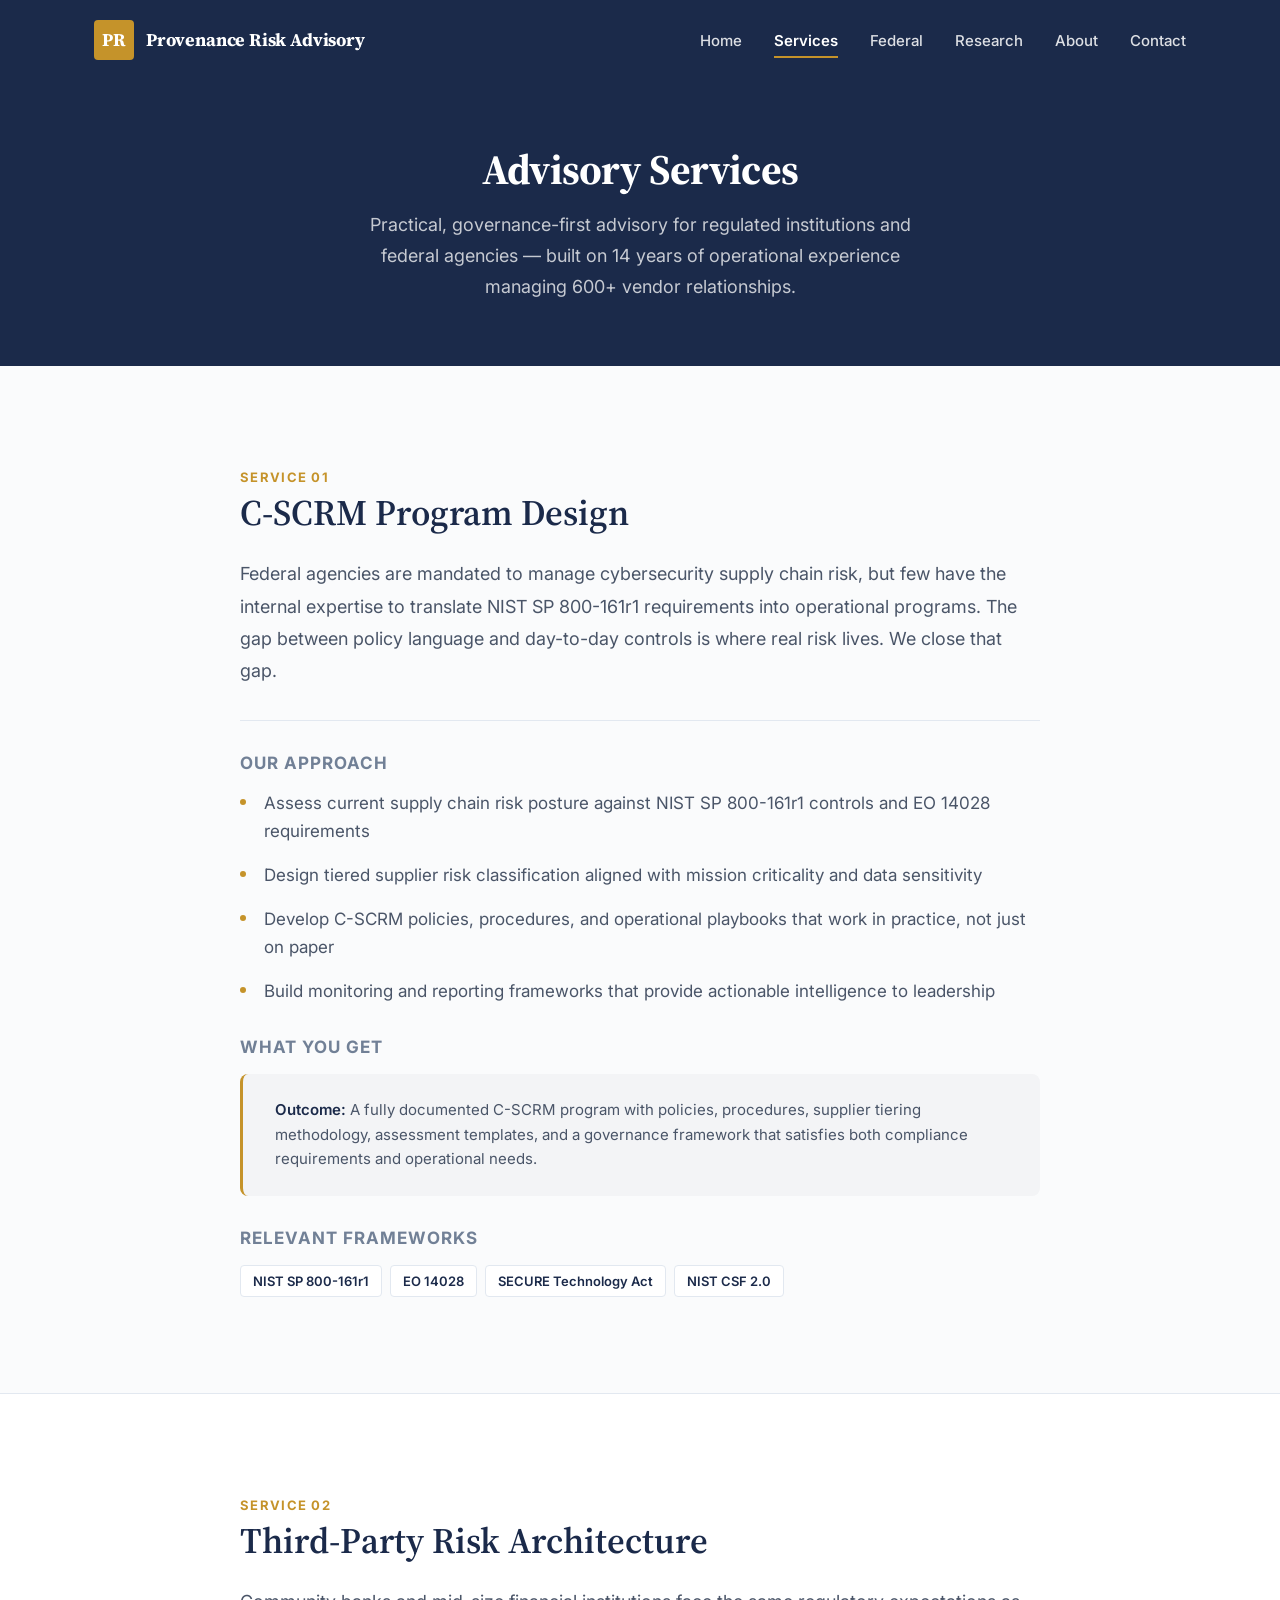
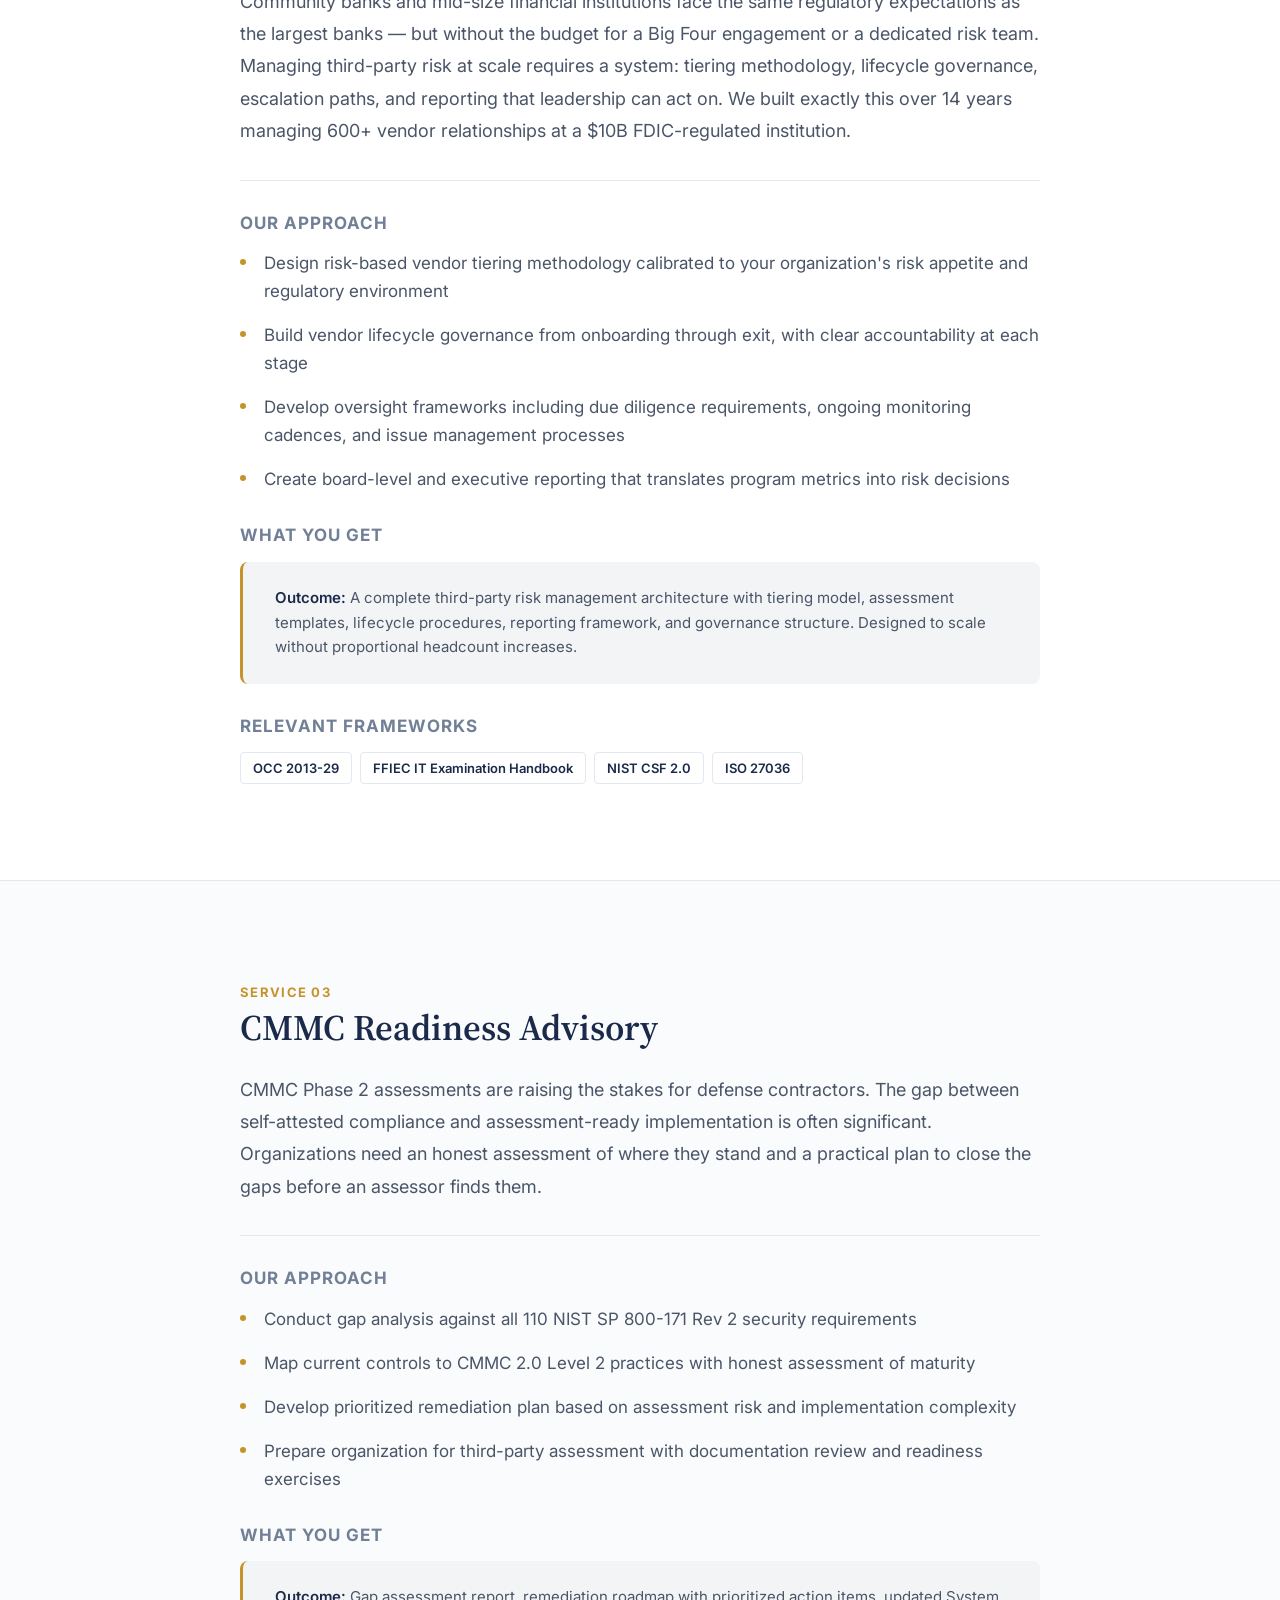
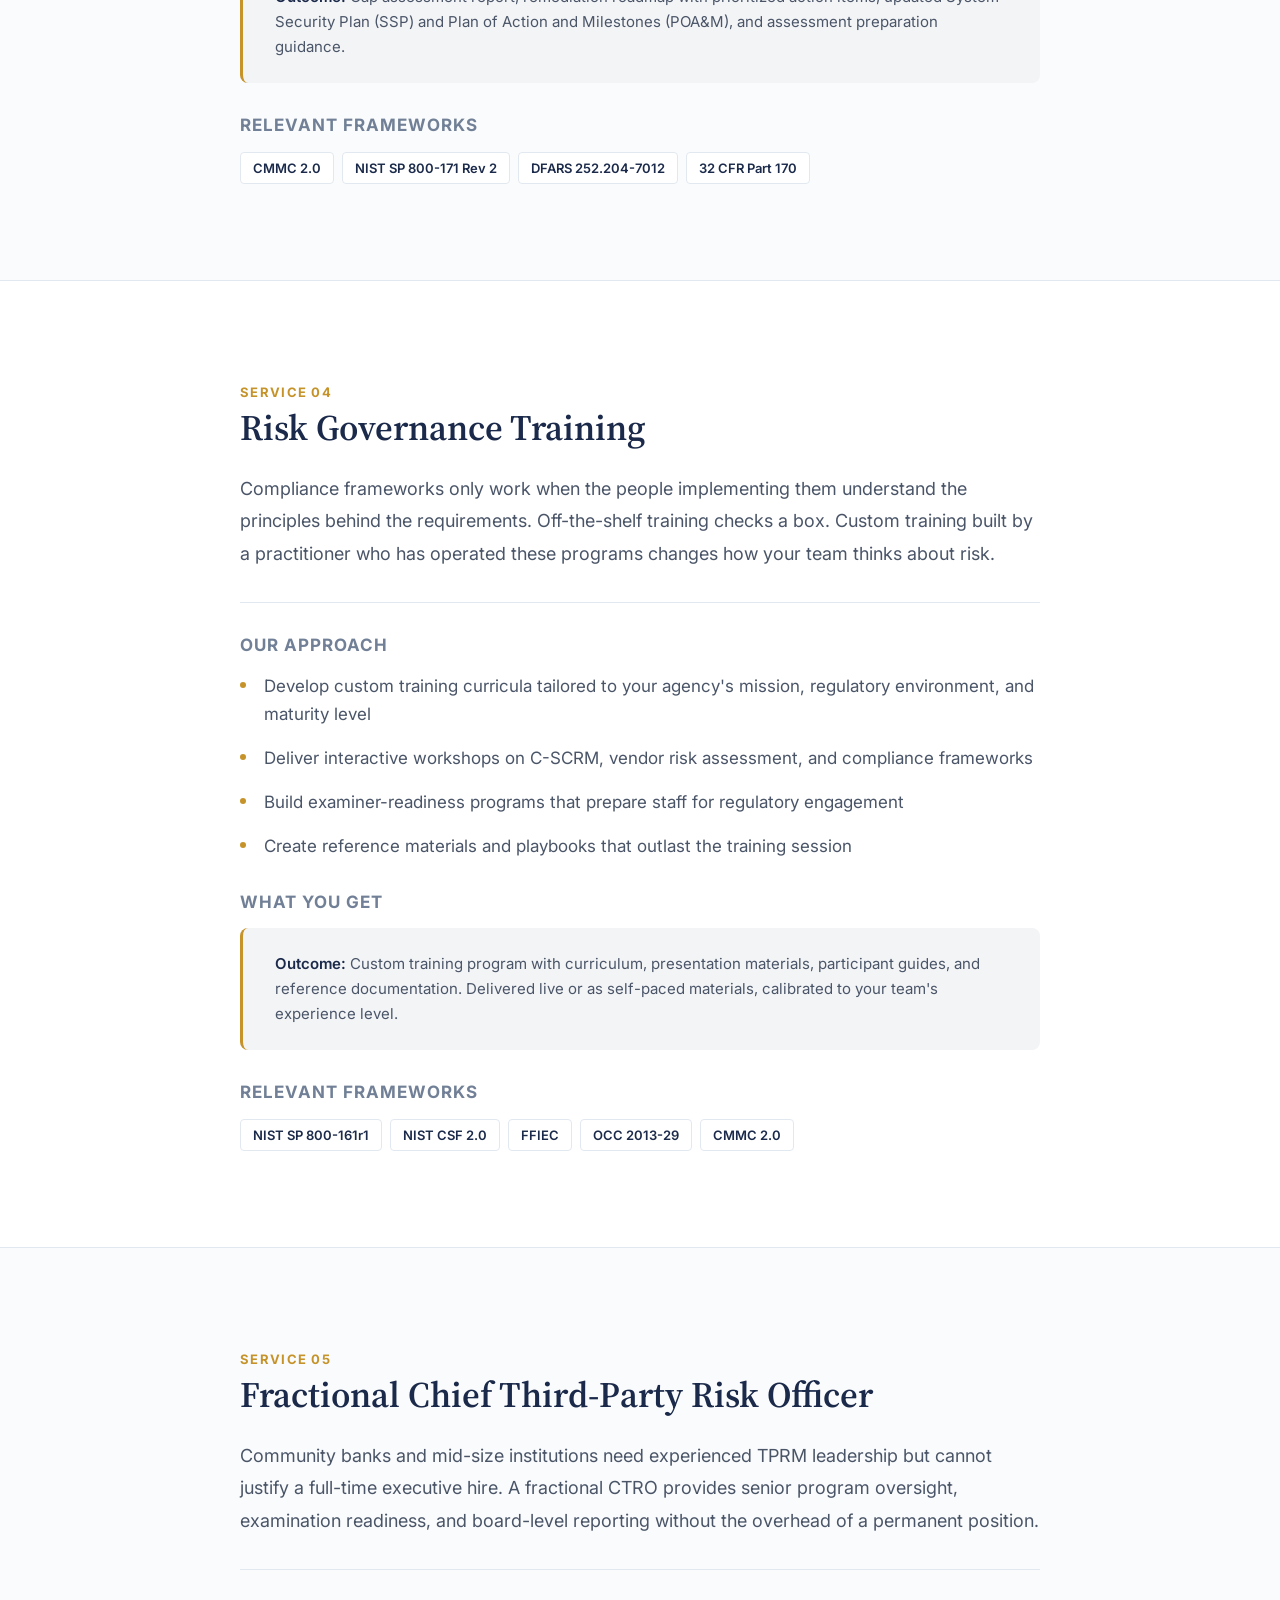
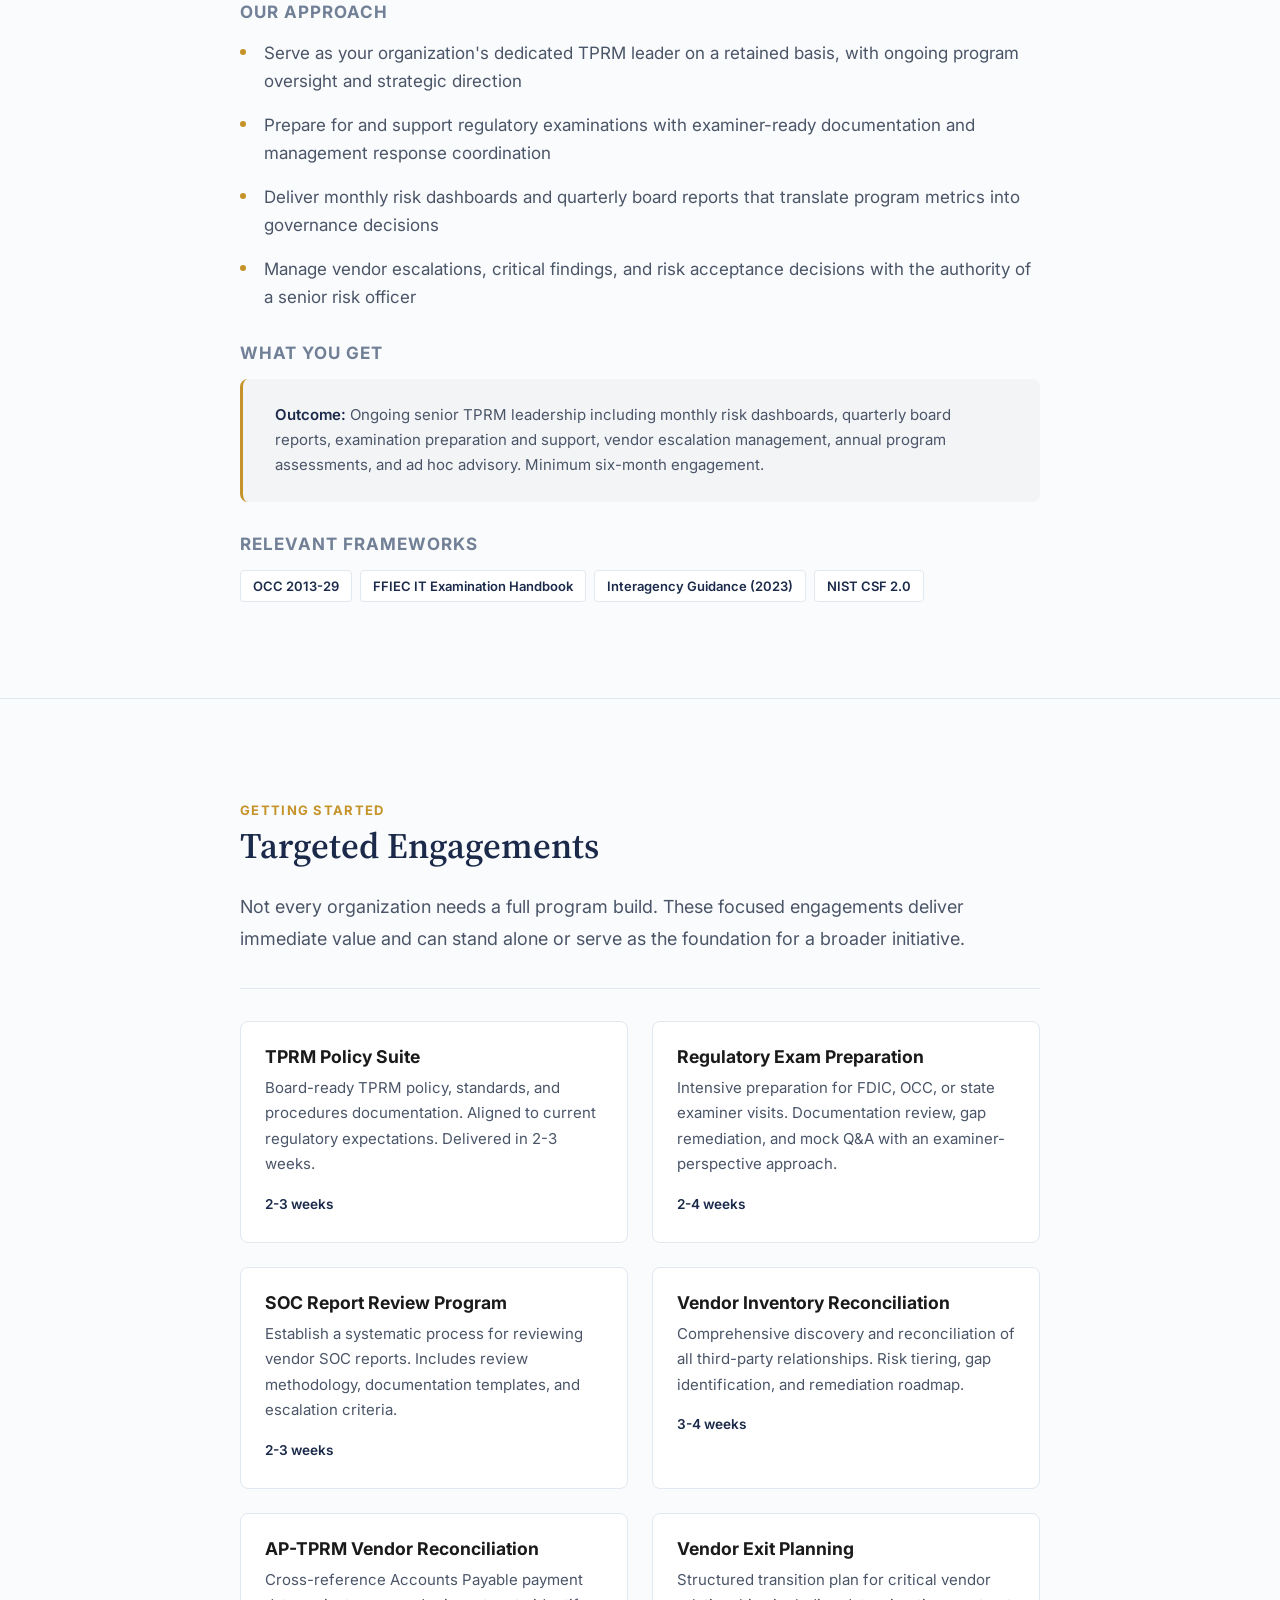
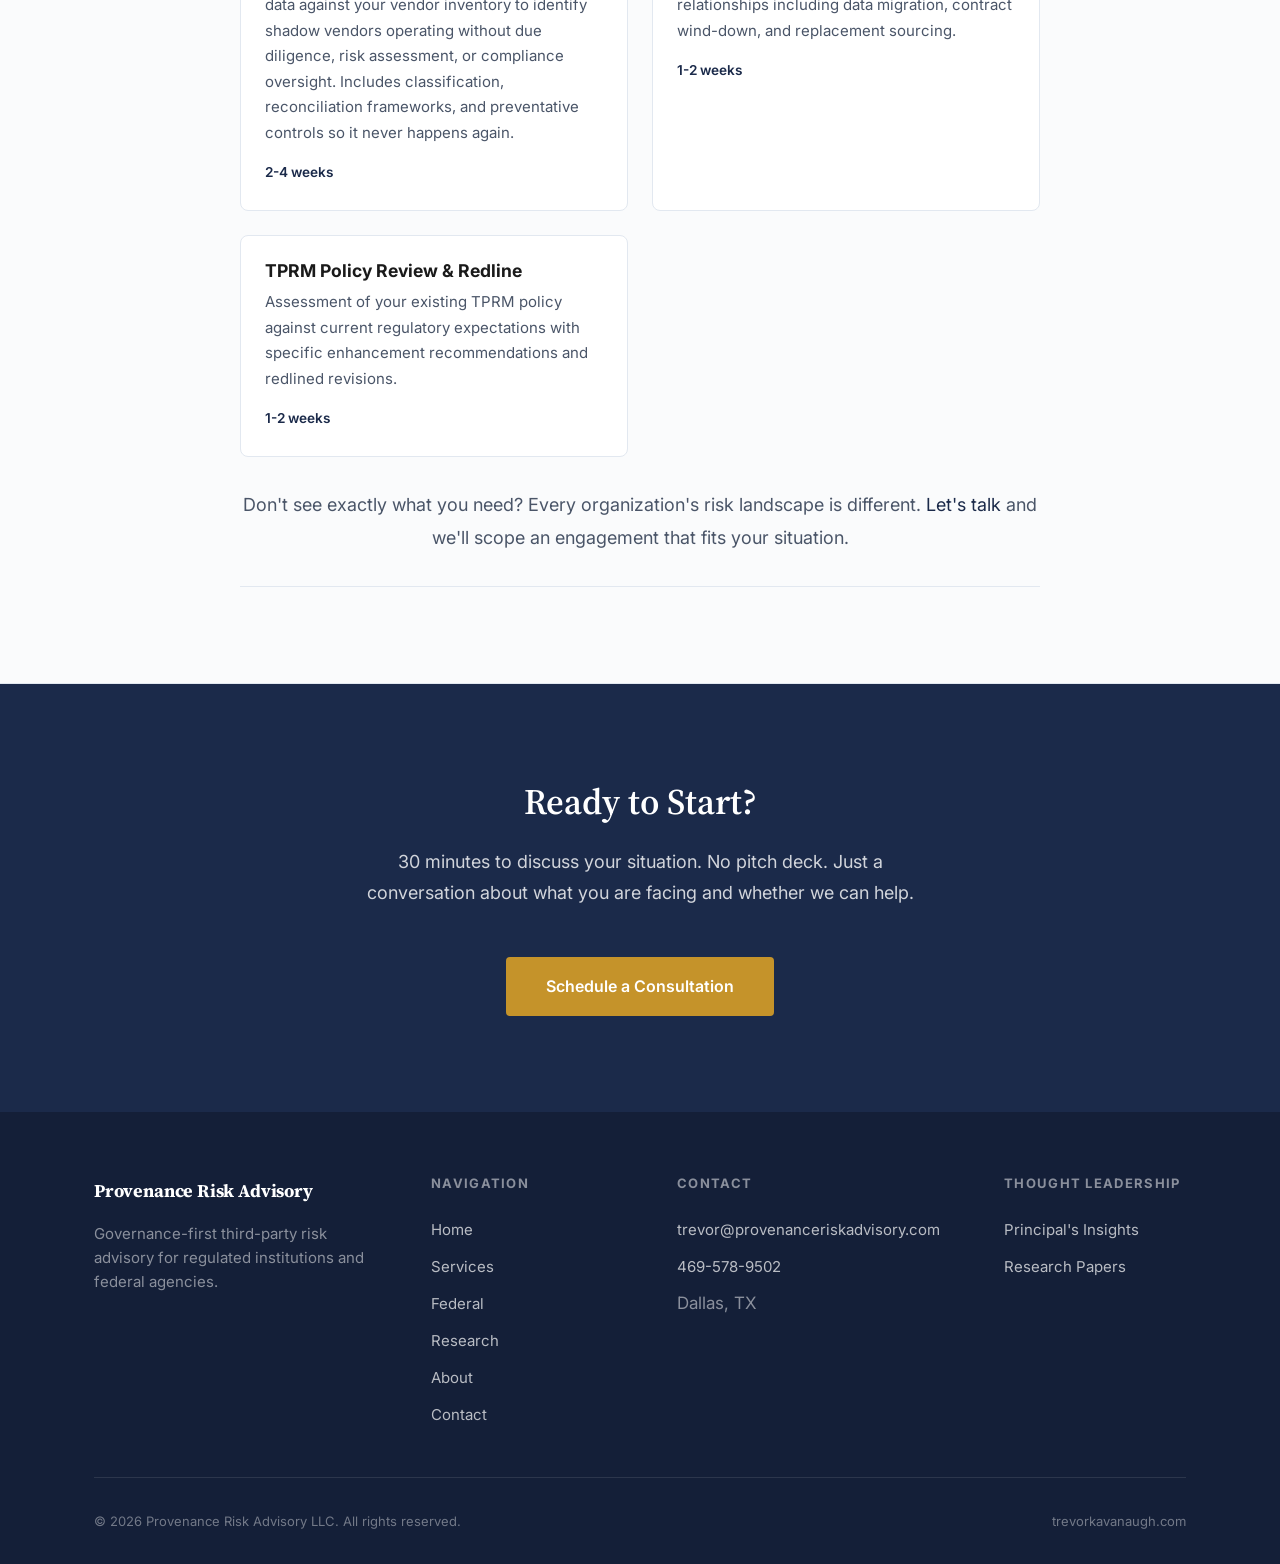
<file: services.html>
<!DOCTYPE html>
<html lang="en">
<head>
    <meta charset="UTF-8">
    <meta name="viewport" content="width=device-width, initial-scale=1.0">
    <meta name="description" content="C-SCRM program design, third-party risk architecture, CMMC readiness advisory, and risk governance training from Provenance Risk Advisory LLC.">
    <title>Services | Provenance Risk Advisory</title>

    <!-- Open Graph -->
    <meta property="og:title" content="Advisory Services | Provenance Risk Advisory">
    <meta property="og:description" content="C-SCRM, TPRM, CMMC readiness, and risk governance training services grounded in 14 years of operational experience.">
    <meta property="og:type" content="website">
    <meta property="og:url" content="https://provenanceriskadvisory.com/services.html">

    <!-- Fonts -->
    <link rel="preconnect" href="https://fonts.googleapis.com">
    <link rel="preconnect" href="https://fonts.gstatic.com" crossorigin>
    <link href="https://fonts.googleapis.com/css2?family=Inter:wght@400;500;600;700&family=Source+Serif+4:ital,opsz,wght@0,8..60,400;0,8..60,600;0,8..60,700;1,8..60,400&display=swap" rel="stylesheet">

    <link rel="stylesheet" href="css/styles.css">
</head>
<body>
    <a href="#main-content" class="skip-link">Skip to main content</a>

    <!-- Header -->
    <header class="site-header" id="header">
        <div class="header-container">
            <a href="index.html" class="logo">
                <div class="logo-mark">PR</div>
                <span class="logo-text">Provenance Risk Advisory</span>
            </a>
            <nav class="main-nav" aria-label="Main navigation">
                <ul>
                    <li><a href="index.html">Home</a></li>
                    <li><a href="services.html" class="active">Services</a></li>
                    <li><a href="federal.html">Federal</a></li>
                    <li><a href="https://provenanceriskresearch.org/research.html#paper-1" target="_blank" rel="noopener noreferrer">Research</a></li>
                    <li><a href="about.html">About</a></li>
                    <li><a href="contact.html">Contact</a></li>
                </ul>
            </nav>
            <button class="menu-toggle" aria-label="Open navigation menu" aria-expanded="false">
                <span></span>
                <span></span>
                <span></span>
            </button>
        </div>
    </header>

    <!-- Mobile Menu -->
    <div class="mobile-menu" id="mobile-menu">
        <button class="menu-close" aria-label="Close navigation menu"><span>&times;</span></button>
        <nav aria-label="Mobile navigation">
            <ul>
                <li><a href="index.html">Home</a></li>
                <li><a href="services.html">Services</a></li>
                <li><a href="federal.html">Federal</a></li>
                <li><a href="https://provenanceriskresearch.org/research.html#paper-1" target="_blank" rel="noopener noreferrer">Research</a></li>
                <li><a href="about.html">About</a></li>
                <li><a href="contact.html">Contact</a></li>
            </ul>
            <div class="mobile-menu-contact">
                <a href="mailto:trevor@provenanceriskadvisory.com">trevor@provenanceriskadvisory.com</a>
                <a href="tel:469-578-9502">469-578-9502</a>
            </div>
        </nav>
    </div>
    <div class="mobile-menu-overlay" id="mobile-menu-overlay"></div>

    <main id="main-content">

        <!-- Page Header -->
        <section class="page-header">
            <div class="container">
                <h1>Advisory Services</h1>
                <p>Practical, governance-first advisory for regulated institutions and federal agencies — built on 14 years of operational experience managing 600+ vendor relationships.</p>
            </div>
        </section>

        <!-- C-SCRM Program Design -->
        <section class="service-detail" id="cscrm">
            <div class="container">
                <div class="service-detail-content">
                    <span class="service-detail-number">Service 01</span>
                    <h2>C-SCRM Program Design</h2>
                    <p class="service-detail-problem">Federal agencies are mandated to manage cybersecurity supply chain risk, but few have the internal expertise to translate NIST SP 800-161r1 requirements into operational programs. The gap between policy language and day-to-day controls is where real risk lives. We close that gap.</p>

                    <h3>Our Approach</h3>
                    <ul class="approach-list">
                        <li>Assess current supply chain risk posture against NIST SP 800-161r1 controls and EO 14028 requirements</li>
                        <li>Design tiered supplier risk classification aligned with mission criticality and data sensitivity</li>
                        <li>Develop C-SCRM policies, procedures, and operational playbooks that work in practice, not just on paper</li>
                        <li>Build monitoring and reporting frameworks that provide actionable intelligence to leadership</li>
                    </ul>

                    <h3>What You Get</h3>
                    <div class="service-outcome">
                        <p><strong>Outcome:</strong> A fully documented C-SCRM program with policies, procedures, supplier tiering methodology, assessment templates, and a governance framework that satisfies both compliance requirements and operational needs.</p>
                    </div>

                    <h3>Relevant Frameworks</h3>
                    <div class="service-frameworks">
                        <span class="service-framework-tag">NIST SP 800-161r1</span>
                        <span class="service-framework-tag">EO 14028</span>
                        <span class="service-framework-tag">SECURE Technology Act</span>
                        <span class="service-framework-tag">NIST CSF 2.0</span>
                    </div>
                </div>
            </div>
        </section>

        <!-- Third-Party Risk Architecture -->
        <section class="service-detail" id="tprm">
            <div class="container">
                <div class="service-detail-content">
                    <span class="service-detail-number">Service 02</span>
                    <h2>Third-Party Risk Architecture</h2>
                    <p class="service-detail-problem">Community banks and mid-size financial institutions face the same regulatory expectations as the largest banks — but without the budget for a Big Four engagement or a dedicated risk team. Managing third-party risk at scale requires a system: tiering methodology, lifecycle governance, escalation paths, and reporting that leadership can act on. We built exactly this over 14 years managing 600+ vendor relationships at a $10B FDIC-regulated institution.</p>

                    <h3>Our Approach</h3>
                    <ul class="approach-list">
                        <li>Design risk-based vendor tiering methodology calibrated to your organization's risk appetite and regulatory environment</li>
                        <li>Build vendor lifecycle governance from onboarding through exit, with clear accountability at each stage</li>
                        <li>Develop oversight frameworks including due diligence requirements, ongoing monitoring cadences, and issue management processes</li>
                        <li>Create board-level and executive reporting that translates program metrics into risk decisions</li>
                    </ul>

                    <h3>What You Get</h3>
                    <div class="service-outcome">
                        <p><strong>Outcome:</strong> A complete third-party risk management architecture with tiering model, assessment templates, lifecycle procedures, reporting framework, and governance structure. Designed to scale without proportional headcount increases.</p>
                    </div>

                    <h3>Relevant Frameworks</h3>
                    <div class="service-frameworks">
                        <span class="service-framework-tag">OCC 2013-29</span>
                        <span class="service-framework-tag">FFIEC IT Examination Handbook</span>
                        <span class="service-framework-tag">NIST CSF 2.0</span>
                        <span class="service-framework-tag">ISO 27036</span>
                    </div>
                </div>
            </div>
        </section>

        <!-- CMMC Readiness Advisory -->
        <section class="service-detail" id="cmmc">
            <div class="container">
                <div class="service-detail-content">
                    <span class="service-detail-number">Service 03</span>
                    <h2>CMMC Readiness Advisory</h2>
                    <p class="service-detail-problem">CMMC Phase 2 assessments are raising the stakes for defense contractors. The gap between self-attested compliance and assessment-ready implementation is often significant. Organizations need an honest assessment of where they stand and a practical plan to close the gaps before an assessor finds them.</p>

                    <h3>Our Approach</h3>
                    <ul class="approach-list">
                        <li>Conduct gap analysis against all 110 NIST SP 800-171 Rev 2 security requirements</li>
                        <li>Map current controls to CMMC 2.0 Level 2 practices with honest assessment of maturity</li>
                        <li>Develop prioritized remediation plan based on assessment risk and implementation complexity</li>
                        <li>Prepare organization for third-party assessment with documentation review and readiness exercises</li>
                    </ul>

                    <h3>What You Get</h3>
                    <div class="service-outcome">
                        <p><strong>Outcome:</strong> Gap assessment report, remediation roadmap with prioritized action items, updated System Security Plan (SSP) and Plan of Action and Milestones (POA&amp;M), and assessment preparation guidance.</p>
                    </div>

                    <h3>Relevant Frameworks</h3>
                    <div class="service-frameworks">
                        <span class="service-framework-tag">CMMC 2.0</span>
                        <span class="service-framework-tag">NIST SP 800-171 Rev 2</span>
                        <span class="service-framework-tag">DFARS 252.204-7012</span>
                        <span class="service-framework-tag">32 CFR Part 170</span>
                    </div>
                </div>
            </div>
        </section>

        <!-- Risk Governance Training -->
        <section class="service-detail" id="training">
            <div class="container">
                <div class="service-detail-content">
                    <span class="service-detail-number">Service 04</span>
                    <h2>Risk Governance Training</h2>
                    <p class="service-detail-problem">Compliance frameworks only work when the people implementing them understand the principles behind the requirements. Off-the-shelf training checks a box. Custom training built by a practitioner who has operated these programs changes how your team thinks about risk.</p>

                    <h3>Our Approach</h3>
                    <ul class="approach-list">
                        <li>Develop custom training curricula tailored to your agency's mission, regulatory environment, and maturity level</li>
                        <li>Deliver interactive workshops on C-SCRM, vendor risk assessment, and compliance frameworks</li>
                        <li>Build examiner-readiness programs that prepare staff for regulatory engagement</li>
                        <li>Create reference materials and playbooks that outlast the training session</li>
                    </ul>

                    <h3>What You Get</h3>
                    <div class="service-outcome">
                        <p><strong>Outcome:</strong> Custom training program with curriculum, presentation materials, participant guides, and reference documentation. Delivered live or as self-paced materials, calibrated to your team's experience level.</p>
                    </div>

                    <h3>Relevant Frameworks</h3>
                    <div class="service-frameworks">
                        <span class="service-framework-tag">NIST SP 800-161r1</span>
                        <span class="service-framework-tag">NIST CSF 2.0</span>
                        <span class="service-framework-tag">FFIEC</span>
                        <span class="service-framework-tag">OCC 2013-29</span>
                        <span class="service-framework-tag">CMMC 2.0</span>
                    </div>
                </div>
            </div>
        </section>

        <!-- Fractional CTRO -->
        <section class="service-detail" id="ctro">
            <div class="container">
                <div class="service-detail-content">
                    <span class="service-detail-number">Service 05</span>
                    <h2>Fractional Chief Third-Party Risk Officer</h2>
                    <p class="service-detail-problem">Community banks and mid-size institutions need experienced TPRM leadership but cannot justify a full-time executive hire. A fractional CTRO provides senior program oversight, examination readiness, and board-level reporting without the overhead of a permanent position.</p>

                    <h3>Our Approach</h3>
                    <ul class="approach-list">
                        <li>Serve as your organization's dedicated TPRM leader on a retained basis, with ongoing program oversight and strategic direction</li>
                        <li>Prepare for and support regulatory examinations with examiner-ready documentation and management response coordination</li>
                        <li>Deliver monthly risk dashboards and quarterly board reports that translate program metrics into governance decisions</li>
                        <li>Manage vendor escalations, critical findings, and risk acceptance decisions with the authority of a senior risk officer</li>
                    </ul>

                    <h3>What You Get</h3>
                    <div class="service-outcome">
                        <p><strong>Outcome:</strong> Ongoing senior TPRM leadership including monthly risk dashboards, quarterly board reports, examination preparation and support, vendor escalation management, annual program assessments, and ad hoc advisory. Minimum six-month engagement.</p>
                    </div>

                    <h3>Relevant Frameworks</h3>
                    <div class="service-frameworks">
                        <span class="service-framework-tag">OCC 2013-29</span>
                        <span class="service-framework-tag">FFIEC IT Examination Handbook</span>
                        <span class="service-framework-tag">Interagency Guidance (2023)</span>
                        <span class="service-framework-tag">NIST CSF 2.0</span>
                    </div>
                </div>
            </div>
        </section>

        <!-- Quick-Win Engagements -->
        <section class="service-detail service-detail--alt-bg" id="quick-wins">
            <div class="container">
                <div class="service-detail-content">
                    <span class="service-detail-number">Getting Started</span>
                    <h2>Targeted Engagements</h2>
                    <p class="service-detail-problem">Not every organization needs a full program build. These focused engagements deliver immediate value and can stand alone or serve as the foundation for a broader initiative.</p>

                    <div class="quick-win-grid">
                        <div class="quick-win-card">
                            <h3>TPRM Policy Suite</h3>
                            <p>Board-ready TPRM policy, standards, and procedures documentation. Aligned to current regulatory expectations. Delivered in 2-3 weeks.</p>
                            <span class="quick-win-timeline">2-3 weeks</span>
                        </div>
                        <div class="quick-win-card">
                            <h3>Regulatory Exam Preparation</h3>
                            <p>Intensive preparation for FDIC, OCC, or state examiner visits. Documentation review, gap remediation, and mock Q&amp;A with an examiner-perspective approach.</p>
                            <span class="quick-win-timeline">2-4 weeks</span>
                        </div>
                        <div class="quick-win-card">
                            <h3>SOC Report Review Program</h3>
                            <p>Establish a systematic process for reviewing vendor SOC reports. Includes review methodology, documentation templates, and escalation criteria.</p>
                            <span class="quick-win-timeline">2-3 weeks</span>
                        </div>
                        <div class="quick-win-card">
                            <h3>Vendor Inventory Reconciliation</h3>
                            <p>Comprehensive discovery and reconciliation of all third-party relationships. Risk tiering, gap identification, and remediation roadmap.</p>
                            <span class="quick-win-timeline">3-4 weeks</span>
                        </div>
                        <div class="quick-win-card">
                            <h3>AP-TPRM Vendor Reconciliation</h3>
                            <p>Cross-reference Accounts Payable payment data against your vendor inventory to identify shadow vendors operating without due diligence, risk assessment, or compliance oversight. Includes classification, reconciliation frameworks, and preventative controls so it never happens again.</p>
                            <span class="quick-win-timeline">2-4 weeks</span>
                        </div>
                        <div class="quick-win-card">
                            <h3>Vendor Exit Planning</h3>
                            <p>Structured transition plan for critical vendor relationships including data migration, contract wind-down, and replacement sourcing.</p>
                            <span class="quick-win-timeline">1-2 weeks</span>
                        </div>
                        <div class="quick-win-card">
                            <h3>TPRM Policy Review &amp; Redline</h3>
                            <p>Assessment of your existing TPRM policy against current regulatory expectations with specific enhancement recommendations and redlined revisions.</p>
                            <span class="quick-win-timeline">1-2 weeks</span>
                        </div>
                    </div>

                    <p class="service-detail-problem" style="margin-top: var(--spacing-lg); text-align: center;">Don't see exactly what you need? Every organization's risk landscape is different. <a href="contact.html">Let's talk</a> and we'll scope an engagement that fits your situation.</p>
                </div>
            </div>
        </section>

        <!-- Bottom CTA -->
        <section class="cta-section">
            <div class="container">
                <h2>Ready to Start?</h2>
                <p>30 minutes to discuss your situation. No pitch deck. Just a conversation about what you are facing and whether we can help.</p>
                <a href="contact.html" class="btn btn-cta" aria-label="Schedule a consultation">Schedule a Consultation</a>
            </div>
        </section>

    </main>

    <!-- Footer -->
    <footer class="site-footer">
        <div class="footer-container">
            <div class="footer-top">
                <div class="footer-brand">
                    <span class="logo-text" style="font-family: var(--font-heading);">Provenance Risk Advisory</span>
                    <p>Governance-first third-party risk advisory for regulated institutions and federal agencies.</p>
                </div>
                <div class="footer-col">
                    <h4>Navigation</h4>
                    <nav aria-label="Footer navigation">
                        <ul>
                            <li><a href="index.html">Home</a></li>
                            <li><a href="services.html">Services</a></li>
                            <li><a href="federal.html">Federal</a></li>
                            <li><a href="https://provenanceriskresearch.org/research.html#paper-1" target="_blank" rel="noopener noreferrer">Research</a></li>
                            <li><a href="about.html">About</a></li>
                            <li><a href="contact.html">Contact</a></li>
                        </ul>
                    </nav>
                </div>
                <div class="footer-col">
                    <h4>Contact</h4>
                    <ul>
                        <li><a href="mailto:trevor@provenanceriskadvisory.com">trevor@provenanceriskadvisory.com</a></li>
                        <li><a href="tel:469-578-9502">469-578-9502</a></li>
                        <li><span style="color: rgba(255,255,255,0.5);">Dallas, TX</span></li>
                    </ul>
                </div>
                <div class="footer-col">
                    <h4>Thought Leadership</h4>
                    <ul>
                        <li><a href="https://trevorkavanaugh.com" target="_blank" rel="noopener noreferrer">Principal's Insights</a></li>
                        <li><a href="https://provenanceriskresearch.org/research.html#paper-1" target="_blank" rel="noopener noreferrer">Research Papers</a></li>
                    </ul>
                </div>
            </div>
            <div class="footer-bottom">
                <p>&copy; 2026 Provenance Risk Advisory LLC. All rights reserved.</p>
                <a href="https://trevorkavanaugh.com" target="_blank" rel="noopener noreferrer">trevorkavanaugh.com</a>
            </div>
        </div>
    </footer>

    <script src="js/main.js"></script>
    <script src="js/analytics.js" defer></script>
</body>
</html>
</file>
<file: css/styles.css>
/* ============================================
   Provenance Risk Advisory LLC
   Design System & Styles
   ============================================ */

/* ============================================
   CSS Variables - Design Tokens
   ============================================ */
:root {
    /* Colors */
    --color-navy: #1B2A4A;
    --color-navy-dark: #141F38;
    --color-navy-light: #2A3D62;
    --color-gold: #C5932A;
    --color-gold-light: #D4A94A;
    --color-gold-dark: #A67B1F;
    --color-text-primary: #1a1a1a;
    --color-text-secondary: #4A5568;
    --color-text-light: #718096;
    --color-white: #FFFFFF;
    --color-off-white: #FAFBFC;
    --color-light-grey: #F3F4F6;
    --color-border: #E2E8F0;
    --color-border-light: #EDF2F7;

    /* Typography */
    --font-body: 'Inter', -apple-system, BlinkMacSystemFont, 'Segoe UI', Roboto, sans-serif;
    --font-heading: 'Source Serif 4', 'Georgia', serif;
    --font-size-base: 17px;
    --font-size-sm: 15px;
    --font-size-xs: 13px;
    --font-size-h1: 52px;
    --font-size-h2: 36px;
    --font-size-h3: 24px;
    --font-size-h4: 20px;
    --line-height-base: 1.7;
    --line-height-heading: 1.2;

    /* Spacing */
    --spacing-xs: 8px;
    --spacing-sm: 16px;
    --spacing-md: 24px;
    --spacing-lg: 32px;
    --spacing-xl: 48px;
    --spacing-2xl: 64px;
    --spacing-3xl: 96px;
    --spacing-4xl: 128px;

    /* Layout */
    --container-max-width: 1140px;
    --container-narrow: 800px;
    --header-height: 80px;

    /* Effects */
    --shadow-sm: 0 1px 3px rgba(0, 0, 0, 0.08);
    --shadow-md: 0 4px 12px rgba(0, 0, 0, 0.1);
    --shadow-lg: 0 12px 24px rgba(0, 0, 0, 0.12);
    --shadow-card: 0 2px 8px rgba(0, 0, 0, 0.06);
    --transition-speed: 200ms;
    --transition-easing: ease-in-out;

    /* Border Radius */
    --radius-sm: 4px;
    --radius-md: 8px;
    --radius-lg: 12px;
}

/* ============================================
   CSS Reset & Base Styles
   ============================================ */
*,
*::before,
*::after {
    margin: 0;
    padding: 0;
    box-sizing: border-box;
}

html {
    font-size: 16px;
    scroll-behavior: smooth;
    scroll-padding-top: var(--header-height);
}

body {
    font-family: var(--font-body);
    font-size: var(--font-size-base);
    line-height: var(--line-height-base);
    color: var(--color-text-primary);
    background-color: var(--color-white);
    -webkit-font-smoothing: antialiased;
    -moz-osx-font-smoothing: grayscale;
}

img {
    max-width: 100%;
    height: auto;
    display: block;
}

a {
    color: var(--color-navy);
    text-decoration: none;
    transition: color var(--transition-speed) var(--transition-easing);
}

a:hover {
    color: var(--color-gold);
}

ul, ol {
    list-style: none;
}

/* ============================================
   Typography
   ============================================ */
h1, h2, h3, h4, h5, h6 {
    font-family: var(--font-heading);
    font-weight: 700;
    line-height: var(--line-height-heading);
    color: var(--color-navy);
    margin-bottom: var(--spacing-md);
}

h1 {
    font-size: var(--font-size-h1);
    letter-spacing: -0.02em;
}

h2 {
    font-size: var(--font-size-h2);
    font-weight: 600;
}

h3 {
    font-size: var(--font-size-h3);
    font-weight: 600;
}

h4 {
    font-size: var(--font-size-h4);
    font-weight: 600;
}

p {
    margin-bottom: var(--spacing-sm);
}

p:last-child {
    margin-bottom: 0;
}

strong {
    font-weight: 600;
}

/* ============================================
   Accessibility
   ============================================ */
.skip-link {
    position: absolute;
    top: -100%;
    left: var(--spacing-sm);
    background: var(--color-navy);
    color: var(--color-white);
    padding: var(--spacing-xs) var(--spacing-sm);
    border-radius: var(--radius-sm);
    z-index: 10000;
    font-size: var(--font-size-sm);
}

.skip-link:focus {
    top: var(--spacing-xs);
    color: var(--color-white);
}

.sr-only {
    position: absolute;
    width: 1px;
    height: 1px;
    padding: 0;
    margin: -1px;
    overflow: hidden;
    clip: rect(0, 0, 0, 0);
    white-space: nowrap;
    border-width: 0;
}

/* ============================================
   Layout
   ============================================ */
.container {
    max-width: var(--container-max-width);
    margin: 0 auto;
    padding: 0 var(--spacing-md);
}

.container--narrow {
    max-width: var(--container-narrow);
}

/* ============================================
   Header
   ============================================ */
.site-header {
    position: fixed;
    top: 0;
    left: 0;
    right: 0;
    height: var(--header-height);
    z-index: 1000;
    transition: background-color 300ms ease, box-shadow 300ms ease;
}

.site-header.scrolled {
    background-color: var(--color-white);
    box-shadow: 0 1px 8px rgba(0, 0, 0, 0.08);
}

.header-container {
    max-width: var(--container-max-width);
    margin: 0 auto;
    padding: 0 var(--spacing-md);
    height: 100%;
    display: flex;
    align-items: center;
    justify-content: space-between;
}

/* Logo */
.logo {
    display: flex;
    align-items: center;
    gap: 12px;
    text-decoration: none;
}

.logo:hover {
    color: var(--color-navy);
}

.logo-mark {
    width: 40px;
    height: 40px;
    background: var(--color-gold);
    border-radius: var(--radius-sm);
    display: flex;
    align-items: center;
    justify-content: center;
    font-family: var(--font-heading);
    font-weight: 700;
    font-size: 18px;
    color: var(--color-white);
    letter-spacing: -0.02em;
}

.logo-text {
    font-family: var(--font-heading);
    font-weight: 700;
    font-size: 18px;
    color: var(--color-navy);
    letter-spacing: -0.01em;
}

.site-header.scrolled .logo-text {
    color: var(--color-navy);
}

/* Navigation */
.main-nav ul {
    display: flex;
    gap: var(--spacing-lg);
    align-items: center;
}

.main-nav a {
    font-family: var(--font-body);
    font-size: var(--font-size-sm);
    font-weight: 500;
    color: var(--color-navy);
    text-decoration: none;
    padding: 6px 0;
    position: relative;
    transition: color var(--transition-speed) var(--transition-easing);
}

.site-header:not(.scrolled) .main-nav a {
    color: rgba(255, 255, 255, 0.85);
}

.site-header:not(.scrolled) .main-nav a:hover,
.site-header:not(.scrolled) .main-nav a.active {
    color: var(--color-white);
}

.site-header:not(.scrolled) .logo-text {
    color: var(--color-white);
}

.site-header:not(.scrolled) .logo-mark {
    background: var(--color-gold);
}

.main-nav a::after {
    content: '';
    position: absolute;
    bottom: -2px;
    left: 0;
    right: 0;
    height: 2px;
    background: var(--color-gold);
    transform: scaleX(0);
    transition: transform var(--transition-speed) var(--transition-easing);
}

.main-nav a:hover::after,
.main-nav a.active::after {
    transform: scaleX(1);
}

.main-nav a:hover {
    color: var(--color-navy);
}

.main-nav a.active {
    color: var(--color-navy);
    font-weight: 600;
}

.site-header.scrolled .main-nav a:hover,
.site-header.scrolled .main-nav a.active {
    color: var(--color-navy);
}

/* For pages with light headers (not hero) */
.site-header.light-header .main-nav a {
    color: var(--color-navy);
}

.site-header.light-header .logo-text {
    color: var(--color-navy);
}

/* Mobile Nav Toggle */
.menu-toggle {
    display: none;
    flex-direction: column;
    gap: 5px;
    background: none;
    border: none;
    cursor: pointer;
    padding: 8px;
}

.menu-toggle span {
    display: block;
    width: 24px;
    height: 2px;
    background: var(--color-navy);
    transition: all var(--transition-speed) var(--transition-easing);
}

.site-header:not(.scrolled) .menu-toggle span {
    background: var(--color-white);
}

.site-header.light-header .menu-toggle span {
    background: var(--color-navy);
}

/* Mobile Menu */
.mobile-menu {
    position: fixed;
    top: 0;
    right: -100%;
    width: 300px;
    height: 100vh;
    background: var(--color-white);
    z-index: 2000;
    padding: var(--spacing-xl) var(--spacing-lg);
    transition: right 300ms ease;
    box-shadow: var(--shadow-lg);
}

.mobile-menu.open {
    right: 0;
}

.menu-close {
    position: absolute;
    top: var(--spacing-md);
    right: var(--spacing-md);
    background: none;
    border: none;
    font-size: 28px;
    cursor: pointer;
    color: var(--color-navy);
    padding: 4px 8px;
    line-height: 1;
}

.mobile-menu nav {
    margin-top: var(--spacing-2xl);
}

.mobile-menu nav ul {
    display: flex;
    flex-direction: column;
    gap: var(--spacing-md);
}

.mobile-menu nav a {
    font-size: 18px;
    font-weight: 500;
    color: var(--color-navy);
    display: block;
    padding: var(--spacing-xs) 0;
}

.mobile-menu nav a:hover {
    color: var(--color-gold);
}

.mobile-menu-contact {
    margin-top: var(--spacing-xl);
    padding-top: var(--spacing-lg);
    border-top: 1px solid var(--color-border);
}

.mobile-menu-contact a {
    display: block;
    font-size: var(--font-size-sm);
    color: var(--color-text-secondary);
    margin-bottom: var(--spacing-sm);
}

.mobile-menu-overlay {
    position: fixed;
    top: 0;
    left: 0;
    right: 0;
    bottom: 0;
    background: rgba(0, 0, 0, 0.5);
    z-index: 1999;
    opacity: 0;
    visibility: hidden;
    transition: opacity 300ms ease, visibility 300ms ease;
}

.mobile-menu-overlay.active {
    opacity: 1;
    visibility: visible;
}

/* ============================================
   Buttons
   ============================================ */
.btn {
    display: inline-block;
    font-family: var(--font-body);
    font-size: var(--font-size-sm);
    font-weight: 600;
    padding: 14px 32px;
    border-radius: var(--radius-sm);
    text-decoration: none;
    cursor: pointer;
    transition: all var(--transition-speed) var(--transition-easing);
    border: none;
    text-align: center;
}

.btn-primary {
    background: var(--color-gold);
    color: var(--color-white);
}

.btn-primary:hover {
    background: var(--color-gold-dark);
    color: var(--color-white);
    transform: translateY(-1px);
    box-shadow: 0 4px 12px rgba(197, 147, 42, 0.3);
}

.btn-secondary {
    background: transparent;
    color: var(--color-navy);
    border: 2px solid var(--color-navy);
}

.btn-secondary:hover {
    background: var(--color-navy);
    color: var(--color-white);
    transform: translateY(-1px);
}

.btn-outline-light {
    background: transparent;
    color: var(--color-white);
    border: 2px solid rgba(255, 255, 255, 0.4);
}

.btn-outline-light:hover {
    background: rgba(255, 255, 255, 0.1);
    color: var(--color-white);
    border-color: rgba(255, 255, 255, 0.7);
}

.btn-cta {
    background: var(--color-gold);
    color: var(--color-white);
    font-size: 16px;
    padding: 16px 40px;
}

.btn-cta:hover {
    background: var(--color-gold-dark);
    color: var(--color-white);
    transform: translateY(-2px);
    box-shadow: 0 6px 16px rgba(197, 147, 42, 0.35);
}

/* ============================================
   Hero Section (Home)
   ============================================ */
.hero {
    background: var(--color-navy);
    padding: calc(var(--header-height) + var(--spacing-3xl)) 0 var(--spacing-3xl);
    position: relative;
    overflow: hidden;
}

.hero::before {
    content: '';
    position: absolute;
    top: 0;
    left: 0;
    right: 0;
    bottom: 0;
    background:
        radial-gradient(ellipse at 20% 50%, rgba(197, 147, 42, 0.06) 0%, transparent 60%),
        radial-gradient(ellipse at 80% 20%, rgba(255, 255, 255, 0.03) 0%, transparent 50%);
    pointer-events: none;
}

.hero-content {
    position: relative;
    max-width: 720px;
    margin: 0 auto;
    text-align: center;
}

.hero-tagline {
    display: block;
    font-family: var(--font-body);
    font-size: 15px;
    font-weight: 500;
    text-transform: uppercase;
    letter-spacing: 0.35em;
    color: var(--color-gold);
    margin-bottom: var(--spacing-lg);
    padding-bottom: var(--spacing-lg);
    border-bottom: 1px solid rgba(197, 147, 42, 0.4);
}

.hero h1 {
    color: var(--color-white);
    font-size: 48px;
    margin-bottom: var(--spacing-md);
    line-height: 1.15;
}

.hero-description {
    font-size: 19px;
    color: rgba(255, 255, 255, 0.8);
    line-height: 1.7;
    margin-bottom: var(--spacing-xl);
    max-width: 600px;
}

.hero-cta {
    display: flex;
    gap: var(--spacing-sm);
    flex-wrap: wrap;
    justify-content: center;
}

/* ============================================
   Page Header (Interior pages)
   ============================================ */
.page-header {
    background: var(--color-navy);
    padding: calc(var(--header-height) + var(--spacing-2xl)) 0 var(--spacing-2xl);
    text-align: center;
}

.page-header h1 {
    color: var(--color-white);
    font-size: 42px;
    margin-bottom: var(--spacing-sm);
}

.page-header p {
    color: rgba(255, 255, 255, 0.75);
    font-size: 18px;
    max-width: 600px;
    margin: 0 auto;
}

/* ============================================
   Section Styles
   ============================================ */
.section {
    padding: var(--spacing-3xl) 0;
}

.section--grey {
    background-color: var(--color-light-grey);
}

.section--navy {
    background-color: var(--color-navy);
}

.section-header {
    text-align: center;
    max-width: 640px;
    margin: 0 auto var(--spacing-2xl);
}

.section-header p {
    color: var(--color-text-secondary);
    font-size: 18px;
}

.section-label {
    display: inline-block;
    font-family: var(--font-body);
    font-size: var(--font-size-xs);
    font-weight: 600;
    text-transform: uppercase;
    letter-spacing: 0.12em;
    color: var(--color-gold);
    margin-bottom: var(--spacing-sm);
}

/* ============================================
   Problem Statement
   ============================================ */
.problem-section {
    padding: var(--spacing-3xl) 0;
    background: var(--color-off-white);
}

.problem-content {
    max-width: var(--container-narrow);
    margin: 0 auto;
}

.problem-content h2 {
    margin-bottom: var(--spacing-lg);
}

.problem-content p {
    font-size: 18px;
    color: var(--color-text-secondary);
    line-height: 1.8;
    margin-bottom: var(--spacing-md);
}

.problem-content strong {
    color: var(--color-navy);
}

.framework-refs {
    display: flex;
    gap: var(--spacing-sm);
    flex-wrap: wrap;
    margin-top: var(--spacing-lg);
}

.framework-ref {
    display: inline-block;
    font-size: var(--font-size-xs);
    font-weight: 600;
    color: var(--color-navy);
    background: var(--color-white);
    border: 1px solid var(--color-border);
    padding: 6px 14px;
    border-radius: var(--radius-sm);
    letter-spacing: 0.02em;
}

/* ============================================
   Service Cards (Home)
   ============================================ */
.services-grid {
    display: grid;
    grid-template-columns: repeat(2, 1fr);
    gap: var(--spacing-lg);
}

.service-card {
    background: var(--color-white);
    border: 1px solid var(--color-border);
    border-radius: var(--radius-md);
    padding: var(--spacing-xl);
    transition: all var(--transition-speed) var(--transition-easing);
    text-decoration: none;
    display: block;
    position: relative;
}

.service-card::before {
    content: '';
    position: absolute;
    top: 0;
    left: 0;
    right: 0;
    height: 3px;
    background: var(--color-gold);
    border-radius: var(--radius-md) var(--radius-md) 0 0;
    opacity: 0;
    transition: opacity var(--transition-speed) var(--transition-easing);
}

.service-card:hover {
    transform: translateY(-3px);
    box-shadow: var(--shadow-md);
    border-color: var(--color-border-light);
}

.service-card:hover::before {
    opacity: 1;
}

.service-card-number {
    font-family: var(--font-body);
    font-size: var(--font-size-xs);
    font-weight: 700;
    color: var(--color-gold);
    margin-bottom: var(--spacing-sm);
    letter-spacing: 0.05em;
}

.service-card h3 {
    font-family: var(--font-heading);
    font-size: var(--font-size-h4);
    color: var(--color-navy);
    margin-bottom: var(--spacing-sm);
}

.service-card p {
    color: var(--color-text-secondary);
    font-size: var(--font-size-sm);
    line-height: 1.65;
}

.service-card-link {
    display: inline-block;
    margin-top: var(--spacing-sm);
    font-size: var(--font-size-sm);
    font-weight: 600;
    color: var(--color-gold);
}

.service-card--featured {
    grid-column: 1 / -1;
    max-width: 580px;
    margin: 0 auto;
}

.services-entry-point {
    text-align: center;
    margin-top: var(--spacing-lg);
    padding-top: var(--spacing-lg);
    border-top: 1px solid var(--color-border-light);
}

.services-entry-point p {
    color: var(--color-text-secondary);
    font-size: var(--font-size-sm);
}

.services-entry-point a {
    color: var(--color-gold);
    font-weight: 600;
    text-decoration: none;
}

.services-entry-point a:hover {
    text-decoration: underline;
}

/* ============================================
   Credentials Bar
   ============================================ */
.credentials-bar {
    background: var(--color-navy);
    padding: var(--spacing-xl) 0;
}

.credentials-list {
    display: flex;
    justify-content: center;
    align-items: center;
    gap: var(--spacing-md) var(--spacing-xl);
    flex-wrap: nowrap;
}

.credential-item {
    font-family: var(--font-body);
    font-size: var(--font-size-sm);
    font-weight: 500;
    color: rgba(255, 255, 255, 0.85);
    text-align: center;
    position: relative;
    padding: 0 var(--spacing-md);
}

.credential-item:not(:last-child)::after {
    content: '';
    position: absolute;
    right: calc(-1 * var(--spacing-xl) / 2);
    top: 50%;
    transform: translateY(-50%);
    width: 1px;
    height: 20px;
    background: rgba(255, 255, 255, 0.2);
}

/* ============================================
   Research Card
   ============================================ */
.research-card {
    background: var(--color-white);
    border: 1px solid var(--color-border);
    border-radius: var(--radius-md);
    padding: var(--spacing-xl);
    max-width: 700px;
    margin: 0 auto;
    display: block;
    text-decoration: none;
    transition: all var(--transition-speed) var(--transition-easing);
}

.research-card:hover {
    transform: translateY(-2px);
    box-shadow: var(--shadow-md);
}

.research-card-label {
    font-size: var(--font-size-xs);
    font-weight: 600;
    text-transform: uppercase;
    letter-spacing: 0.1em;
    color: var(--color-gold);
    margin-bottom: var(--spacing-sm);
}

.research-card h3 {
    color: var(--color-navy);
    margin-bottom: var(--spacing-sm);
}

.research-card p {
    color: var(--color-text-secondary);
    font-size: var(--font-size-sm);
    margin-bottom: var(--spacing-sm);
}

.research-card-link {
    font-size: var(--font-size-sm);
    font-weight: 600;
    color: var(--color-gold);
}

/* ============================================
   Contact Section
   ============================================ */
.contact-section {
    padding: var(--spacing-3xl) 0;
}

.contact-grid {
    display: grid;
    grid-template-columns: 1fr 1.2fr;
    gap: var(--spacing-2xl);
    align-items: start;
}

.contact-info-block h2 {
    margin-bottom: var(--spacing-lg);
}

.contact-info-block p {
    color: var(--color-text-secondary);
    margin-bottom: var(--spacing-lg);
    font-size: 17px;
    line-height: 1.7;
}

.contact-details {
    display: flex;
    flex-direction: column;
    gap: var(--spacing-md);
    margin-bottom: var(--spacing-lg);
}

.contact-detail {
    display: flex;
    align-items: center;
    gap: var(--spacing-sm);
}

.contact-detail-label {
    font-size: var(--font-size-xs);
    font-weight: 600;
    text-transform: uppercase;
    letter-spacing: 0.08em;
    color: var(--color-text-light);
    min-width: 80px;
}

.contact-detail-value {
    font-size: var(--font-size-base);
    color: var(--color-text-primary);
}

.contact-detail-value a {
    color: var(--color-navy);
}

.contact-detail-value a:hover {
    color: var(--color-gold);
}

/* Contact Form */
.contact-form {
    background: var(--color-off-white);
    padding: var(--spacing-xl);
    border-radius: var(--radius-md);
    border: 1px solid var(--color-border);
}

.form-group {
    margin-bottom: var(--spacing-md);
}

.form-group label {
    display: block;
    font-size: var(--font-size-sm);
    font-weight: 600;
    color: var(--color-navy);
    margin-bottom: 6px;
}

.form-group input,
.form-group textarea,
.form-group select {
    width: 100%;
    padding: 12px 16px;
    font-family: var(--font-body);
    font-size: var(--font-size-sm);
    color: var(--color-text-primary);
    background: var(--color-white);
    border: 1px solid var(--color-border);
    border-radius: var(--radius-sm);
    transition: border-color var(--transition-speed) var(--transition-easing);
}

.form-group input:focus,
.form-group textarea:focus,
.form-group select:focus {
    outline: none;
    border-color: var(--color-gold);
    box-shadow: 0 0 0 3px rgba(197, 147, 42, 0.12);
}

.form-group textarea {
    min-height: 120px;
    resize: vertical;
}

.form-submit {
    width: 100%;
}

/* ============================================
   Services Page - Detail Sections
   ============================================ */
.service-detail {
    padding: var(--spacing-3xl) 0;
    border-bottom: 1px solid var(--color-border);
}

.service-detail:last-of-type {
    border-bottom: none;
}

.service-detail:nth-child(even) {
    background: var(--color-off-white);
}

.service-detail-content {
    max-width: var(--container-narrow);
    margin: 0 auto;
}

.service-detail-number {
    font-family: var(--font-body);
    font-size: var(--font-size-xs);
    font-weight: 700;
    color: var(--color-gold);
    text-transform: uppercase;
    letter-spacing: 0.1em;
    margin-bottom: var(--spacing-sm);
}

.service-detail h2 {
    margin-bottom: var(--spacing-md);
}

.service-detail-problem {
    font-size: 18px;
    color: var(--color-text-secondary);
    line-height: 1.8;
    margin-bottom: var(--spacing-lg);
    padding-bottom: var(--spacing-lg);
    border-bottom: 1px solid var(--color-border);
}

.service-detail h3 {
    font-family: var(--font-body);
    font-size: var(--font-size-base);
    font-weight: 700;
    text-transform: uppercase;
    letter-spacing: 0.06em;
    color: var(--color-text-light);
    margin-bottom: var(--spacing-sm);
}

.approach-list {
    margin-bottom: var(--spacing-lg);
}

.approach-list li {
    position: relative;
    padding-left: var(--spacing-md);
    margin-bottom: var(--spacing-sm);
    font-size: var(--font-size-base);
    color: var(--color-text-secondary);
    line-height: 1.65;
}

.approach-list li::before {
    content: '';
    position: absolute;
    left: 0;
    top: 10px;
    width: 6px;
    height: 6px;
    background: var(--color-gold);
    border-radius: 50%;
}

.service-outcome {
    background: var(--color-light-grey);
    padding: var(--spacing-md) var(--spacing-lg);
    border-radius: var(--radius-md);
    border-left: 3px solid var(--color-gold);
    margin-bottom: var(--spacing-lg);
}

.service-outcome p {
    font-size: var(--font-size-sm);
    color: var(--color-text-secondary);
    line-height: 1.65;
}

.service-outcome strong {
    color: var(--color-navy);
}

.service-frameworks {
    display: flex;
    gap: var(--spacing-xs);
    flex-wrap: wrap;
}

.service-framework-tag {
    font-size: var(--font-size-xs);
    font-weight: 600;
    color: var(--color-navy);
    background: var(--color-white);
    border: 1px solid var(--color-border);
    padding: 4px 12px;
    border-radius: var(--radius-sm);
}

/* Quick-Win / Targeted Engagements */
.service-detail--alt-bg {
    background: var(--color-off-white);
}

.quick-win-grid {
    display: grid;
    grid-template-columns: repeat(auto-fit, minmax(280px, 1fr));
    gap: 1.5rem;
    margin-top: var(--spacing-lg);
}

.quick-win-card {
    padding: var(--spacing-md);
    border: 1px solid var(--color-border);
    border-radius: var(--radius-md);
    background: var(--color-white);
}

.quick-win-card h3 {
    font-size: 1.1rem;
    text-transform: none;
    letter-spacing: normal;
    color: var(--color-text-primary);
    margin-bottom: var(--spacing-xs);
}

.quick-win-card p {
    font-size: var(--font-size-sm);
    color: var(--color-text-secondary);
    margin-bottom: 0.75rem;
}

.quick-win-card .quick-win-timeline {
    font-size: 0.85rem;
    font-weight: 600;
    color: var(--color-navy);
}

/* ============================================
   About Page
   ============================================ */
.about-section {
    padding: var(--spacing-3xl) 0;
}

.about-content {
    max-width: var(--container-narrow);
    margin: 0 auto;
}

.about-content p {
    font-size: 18px;
    color: var(--color-text-secondary);
    line-height: 1.8;
    margin-bottom: var(--spacing-lg);
}

.about-content p:last-child {
    margin-bottom: 0;
}

.about-content strong {
    color: var(--color-navy);
}

/* Bio Section */
.bio-section {
    padding: var(--spacing-3xl) 0;
    background: var(--color-off-white);
}

.bio-content {
    max-width: var(--container-narrow);
    margin: 0 auto;
}

.bio-header {
    margin-bottom: var(--spacing-xl);
}

.bio-title {
    font-size: 18px;
    color: var(--color-gold);
    font-weight: 600;
    margin-bottom: var(--spacing-xs);
}

.credential-list {
    display: flex;
    flex-direction: column;
    gap: var(--spacing-md);
}

.credential-entry {
    padding-left: var(--spacing-md);
    border-left: 2px solid var(--color-gold);
}

.credential-entry h4 {
    font-family: var(--font-body);
    margin-bottom: 4px;
}

.credential-entry p {
    font-size: var(--font-size-sm);
    color: var(--color-text-secondary);
    margin-bottom: 0;
}

/* Research Links */
.research-links {
    display: flex;
    flex-direction: column;
    gap: var(--spacing-md);
}

.research-link-card {
    background: var(--color-white);
    border: 1px solid var(--color-border);
    border-radius: var(--radius-md);
    padding: var(--spacing-lg);
    display: block;
    text-decoration: none;
    transition: all var(--transition-speed) var(--transition-easing);
}

.research-link-card:hover {
    transform: translateY(-2px);
    box-shadow: var(--shadow-md);
}

.research-link-card h4 {
    color: var(--color-navy);
    margin-bottom: 6px;
}

.research-link-card p {
    font-size: var(--font-size-sm);
    color: var(--color-text-secondary);
    margin-bottom: 0;
}

.research-link-card .status-badge {
    display: inline-block;
    font-size: 12px;
    font-weight: 600;
    text-transform: uppercase;
    letter-spacing: 0.06em;
    padding: 3px 10px;
    border-radius: var(--radius-sm);
    margin-top: var(--spacing-xs);
}

.status-badge--published {
    background: rgba(197, 147, 42, 0.1);
    color: var(--color-gold-dark);
}

.status-badge--progress {
    background: rgba(26, 26, 26, 0.06);
    color: var(--color-text-light);
}

/* Frameworks Grid */
.frameworks-grid {
    display: grid;
    grid-template-columns: repeat(3, 1fr);
    gap: var(--spacing-sm);
}

.framework-badge {
    background: var(--color-white);
    border: 1px solid var(--color-border);
    border-radius: var(--radius-sm);
    padding: var(--spacing-sm) var(--spacing-md);
    text-align: center;
    font-size: var(--font-size-sm);
    font-weight: 600;
    color: var(--color-navy);
}

/* ============================================
   Federal Page
   ============================================ */
.federal-data-grid {
    display: grid;
    grid-template-columns: repeat(2, 1fr);
    gap: var(--spacing-lg);
    margin-bottom: var(--spacing-xl);
}

.data-block {
    background: var(--color-white);
    border: 1px solid var(--color-border);
    border-radius: var(--radius-md);
    padding: var(--spacing-lg);
}

.data-block-label {
    font-size: var(--font-size-xs);
    font-weight: 600;
    text-transform: uppercase;
    letter-spacing: 0.1em;
    color: var(--color-text-light);
    margin-bottom: 6px;
}

.data-block-value {
    font-size: var(--font-size-h4);
    font-weight: 700;
    color: var(--color-navy);
}

.data-block-value.pending {
    color: var(--color-text-light);
    font-style: italic;
    font-weight: 500;
}

.naics-list {
    display: flex;
    flex-direction: column;
    gap: 6px;
}

.naics-item {
    font-size: var(--font-size-sm);
    color: var(--color-text-primary);
}

.naics-item .primary {
    font-weight: 700;
    color: var(--color-gold-dark);
}

.naics-item .code {
    font-weight: 600;
    color: var(--color-navy);
}

/* Agency Focus */
.agency-cards {
    display: grid;
    grid-template-columns: repeat(2, 1fr);
    gap: var(--spacing-lg);
}

.agency-card {
    background: var(--color-white);
    border: 1px solid var(--color-border);
    border-radius: var(--radius-md);
    padding: var(--spacing-xl);
    position: relative;
}

.agency-card::before {
    content: '';
    position: absolute;
    top: 0;
    left: 0;
    right: 0;
    height: 3px;
    background: var(--color-gold);
    border-radius: var(--radius-md) var(--radius-md) 0 0;
}

.agency-tag {
    font-size: var(--font-size-xs);
    font-weight: 600;
    text-transform: uppercase;
    letter-spacing: 0.1em;
    color: var(--color-gold);
    margin-bottom: var(--spacing-xs);
}

.agency-card h3 {
    margin-bottom: var(--spacing-sm);
}

.agency-card p {
    color: var(--color-text-secondary);
    font-size: var(--font-size-sm);
    line-height: 1.65;
}

/* ============================================
   CTA Section
   ============================================ */
.cta-section {
    background: var(--color-navy);
    padding: var(--spacing-3xl) 0;
    text-align: center;
}

.cta-section h2 {
    color: var(--color-white);
    margin-bottom: var(--spacing-md);
}

.cta-section p {
    color: rgba(255, 255, 255, 0.8);
    font-size: 18px;
    max-width: 560px;
    margin: 0 auto var(--spacing-xl);
    line-height: 1.7;
}

/* ============================================
   Footer
   ============================================ */
.site-footer {
    background: var(--color-navy-dark);
    padding: var(--spacing-2xl) 0 var(--spacing-lg);
    color: rgba(255, 255, 255, 0.7);
}

.footer-container {
    max-width: var(--container-max-width);
    margin: 0 auto;
    padding: 0 var(--spacing-md);
}

.footer-top {
    display: grid;
    grid-template-columns: 1.5fr repeat(3, 1fr);
    gap: var(--spacing-2xl);
    padding-bottom: var(--spacing-xl);
    border-bottom: 1px solid rgba(255, 255, 255, 0.1);
    margin-bottom: var(--spacing-lg);
}

.footer-brand .logo-text {
    color: var(--color-white);
    font-size: 18px;
    margin-bottom: var(--spacing-sm);
    display: block;
}

.footer-brand p {
    font-size: var(--font-size-sm);
    color: rgba(255, 255, 255, 0.5);
    line-height: 1.6;
    margin-bottom: 0;
}

.footer-col h4 {
    font-family: var(--font-body);
    font-size: var(--font-size-xs);
    font-weight: 700;
    text-transform: uppercase;
    letter-spacing: 0.1em;
    color: rgba(255, 255, 255, 0.5);
    margin-bottom: var(--spacing-md);
}

.footer-col ul {
    display: flex;
    flex-direction: column;
    gap: var(--spacing-xs);
}

.footer-col a {
    font-size: var(--font-size-sm);
    color: rgba(255, 255, 255, 0.7);
    transition: color var(--transition-speed) var(--transition-easing);
}

.footer-col a:hover {
    color: var(--color-gold);
}

.footer-bottom {
    display: flex;
    justify-content: space-between;
    align-items: center;
}

.footer-bottom p {
    font-size: var(--font-size-xs);
    color: rgba(255, 255, 255, 0.4);
    margin-bottom: 0;
}

.footer-bottom a {
    font-size: var(--font-size-xs);
    color: rgba(255, 255, 255, 0.4);
}

.footer-bottom a:hover {
    color: var(--color-gold);
}

/* ============================================
   Contact Page
   ============================================ */
.contact-page-grid {
    display: grid;
    grid-template-columns: 1fr 1.3fr;
    gap: var(--spacing-2xl);
    align-items: start;
}

/* ============================================
   Gold Accent Line
   ============================================ */
.gold-line {
    width: 48px;
    height: 3px;
    background: var(--color-gold);
    margin-bottom: var(--spacing-lg);
}

/* ============================================
   Responsive - Tablet
   ============================================ */
@media (max-width: 1024px) {
    :root {
        --font-size-h1: 42px;
        --font-size-h2: 32px;
    }

    .hero h1 {
        font-size: 40px;
    }

    .services-grid {
        grid-template-columns: 1fr;
    }

    .contact-grid,
    .contact-page-grid {
        grid-template-columns: 1fr;
    }

    .footer-top {
        grid-template-columns: 1fr 1fr;
        gap: var(--spacing-lg);
    }

    .federal-data-grid {
        grid-template-columns: 1fr;
    }

    .frameworks-grid {
        grid-template-columns: repeat(2, 1fr);
    }

    .credentials-list {
        flex-wrap: wrap;
        gap: var(--spacing-lg);
    }

    .credential-item:not(:last-child)::after {
        display: none;
    }
}

/* ============================================
   Responsive - Mobile
   ============================================ */
@media (max-width: 768px) {
    :root {
        --font-size-h1: 34px;
        --font-size-h2: 28px;
        --font-size-h3: 22px;
        --spacing-3xl: 64px;
        --spacing-2xl: 48px;
    }

    .main-nav {
        display: none;
    }

    .menu-toggle {
        display: flex;
    }

    .hero {
        padding: calc(var(--header-height) + var(--spacing-2xl)) 0 var(--spacing-2xl);
    }

    .hero h1 {
        font-size: 32px;
    }

    .hero-description {
        font-size: 17px;
    }

    .hero-cta {
        flex-direction: column;
    }

    .hero-cta .btn {
        text-align: center;
    }

    .page-header {
        padding: calc(var(--header-height) + var(--spacing-xl)) 0 var(--spacing-xl);
    }

    .page-header h1 {
        font-size: 30px;
    }

    .services-grid {
        grid-template-columns: 1fr;
    }

    .credentials-list {
        flex-direction: column;
        gap: var(--spacing-md);
    }

    .credential-item {
        padding: 0;
    }

    .credential-item:not(:last-child)::after {
        display: none;
    }

    .agency-cards {
        grid-template-columns: 1fr;
    }

    .footer-top {
        grid-template-columns: 1fr;
        gap: var(--spacing-lg);
    }

    .footer-bottom {
        flex-direction: column;
        gap: var(--spacing-xs);
        text-align: center;
    }

    .frameworks-grid {
        grid-template-columns: 1fr 1fr;
    }

    .contact-page-grid {
        grid-template-columns: 1fr;
    }
}

@media (max-width: 480px) {
    .frameworks-grid {
        grid-template-columns: 1fr;
    }

    .service-card {
        padding: var(--spacing-lg);
    }
}
</file>
